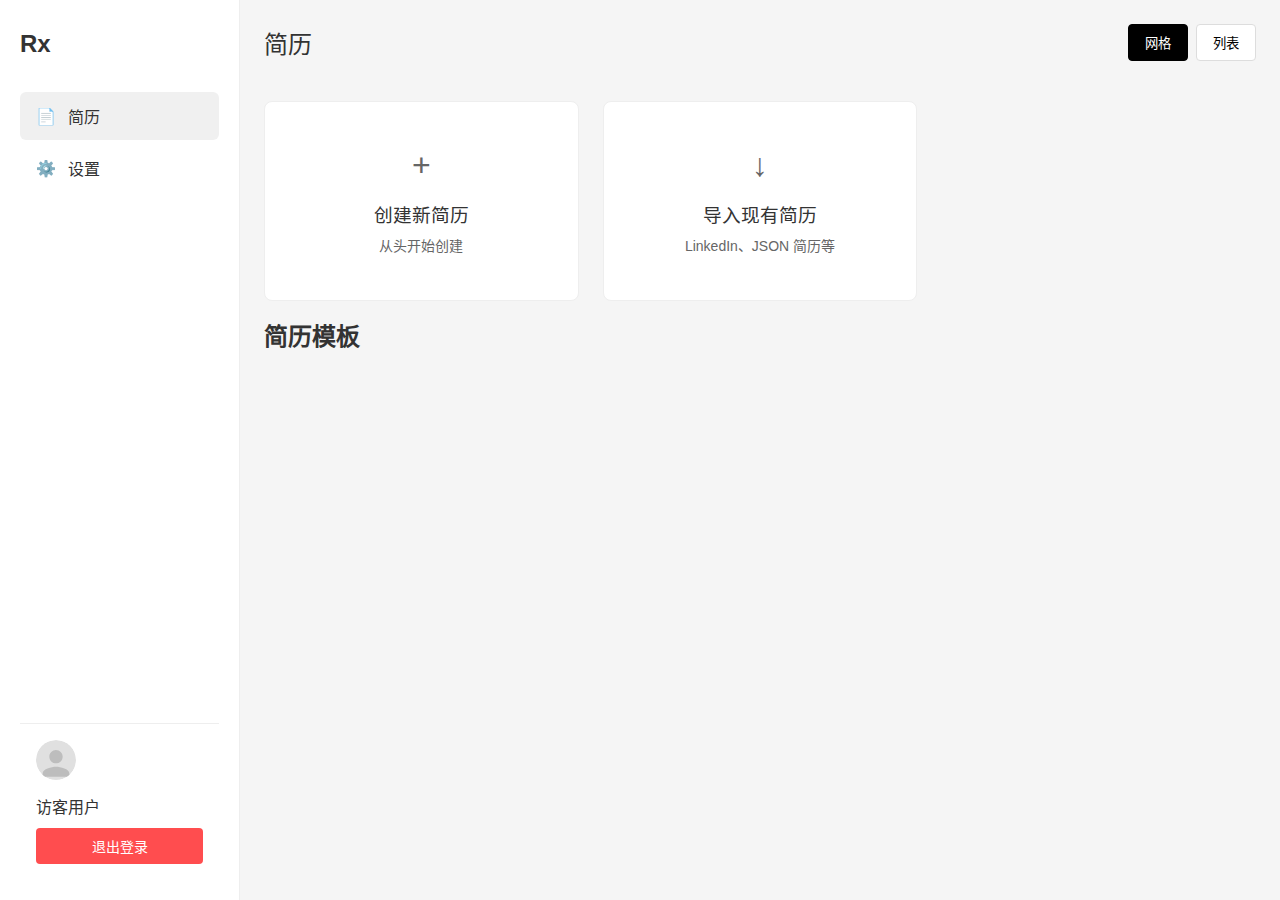
<file: index.html>
<!DOCTYPE html>
<html lang="zh-CN">
<head>
    <meta charset="UTF-8">
    <meta name="viewport" content="width=device-width, initial-scale=1.0">
    <title>简历管理系统</title>
    <link rel="stylesheet" href="styles.css">
</head>
<body>
    <div class="container">
        <!-- 左侧边栏 -->
        <aside class="sidebar">
            <div class="logo">
                <span class="rx-logo">Rx</span>
            </div>
            <nav class="main-nav">
                <ul>
                    <li class="active">
                        <span class="nav-icon">📄</span>
                        简历
                    </li>
                    <li>
                        <a href="settings.html" style="text-decoration: none; color: inherit; display: flex; align-items: center;">
                            <span class="nav-icon">⚙️</span>
                            设置
                        </a>
                    </li>
                </ul>
            </nav>
            <div class="user-info">
                <div class="avatar">
                    <img src="[data-uri]" alt="用户头像">
                </div>
                <div class="user-details">
                    <p class="username">访客用户</p>
                </div>
            </div>
        </aside>

        <!-- 主要内容区 -->
        <main class="main-content">
            <header class="content-header">
                <h1>简历</h1>
                <div class="view-options">
                    <button class="view-btn grid-view">网格</button>
                    <button class="view-btn list-view">列表</button>
                </div>
            </header>

            <div class="resume-grid">
                <!-- 创建新简历卡片 -->
                <div class="resume-card new-resume">
                    <div class="card-content">
                        <div class="add-icon">+</div>
                        <h3>创建新简历</h3>
                        <p>从头开始创建</p>
                    </div>
                </div>

                <!-- 导入简历卡片 -->
                <div class="resume-card import-resume">
                    <div class="card-content">
                        <div class="import-icon">↓</div>
                        <h3>导入现有简历</h3>
                        <p>LinkedIn、JSON 简历等</p>
                    </div>
                </div>
            </div>

            <div class="resume-templates">
                <h2>简历模板</h2>
                <div class="template-list">
                    <!-- 模板列表将由 JavaScript 动态生成 -->
                </div>
            </div>
        </main>
    </div>

    <!-- 创建新简历弹窗 -->
    <div class="modal" id="newResumeModal">
        <div class="modal-content">
            <div class="modal-header">
                <div class="header-title">
                    <span class="plus-icon">+</span>
                    <h2>创建新简历</h2>
                </div>
                <button class="close-btn">×</button>
            </div>
            <div class="modal-body">
                <p class="modal-desc">从给简历命名开始构建你的简历。</p>
                <form id="newResumeForm">
                    <div class="form-group">
                        <label for="resumeTitle">标题</label>
                        <div class="input-wrapper">
                            <input type="text" id="resumeTitle" name="resumeTitle" required>
                            <button type="button" class="random-btn">⚡</button>
                        </div>
                        <p class="input-tip">提示：您可以根据您要申请的职位来命名简历。</p>
                    </div>
                    <div class="form-group">
                        <label for="resumeSubtitle">简历</label>
                        <div class="input-wrapper">
                            <input type="text" id="resumeSubtitle" name="resumeSubtitle" required>
                        </div>
                    </div>
                    <div class="form-actions">
                        <button type="submit" class="btn btn-primary">创建</button>
                        <div class="dropdown">
                            <button type="button" class="btn-dropdown" id="dropdownBtn">
                                <span class="dropdown-icon">▼</span>
                            </button>
                            <div class="dropdown-menu">
                                <button type="button" class="dropdown-item">创建简历样例</button>
                            </div>
                        </div>
                    </div>
                </form>
            </div>
        </div>
    </div>

    <script src="index.js"></script>
</body>
</html>
</file>
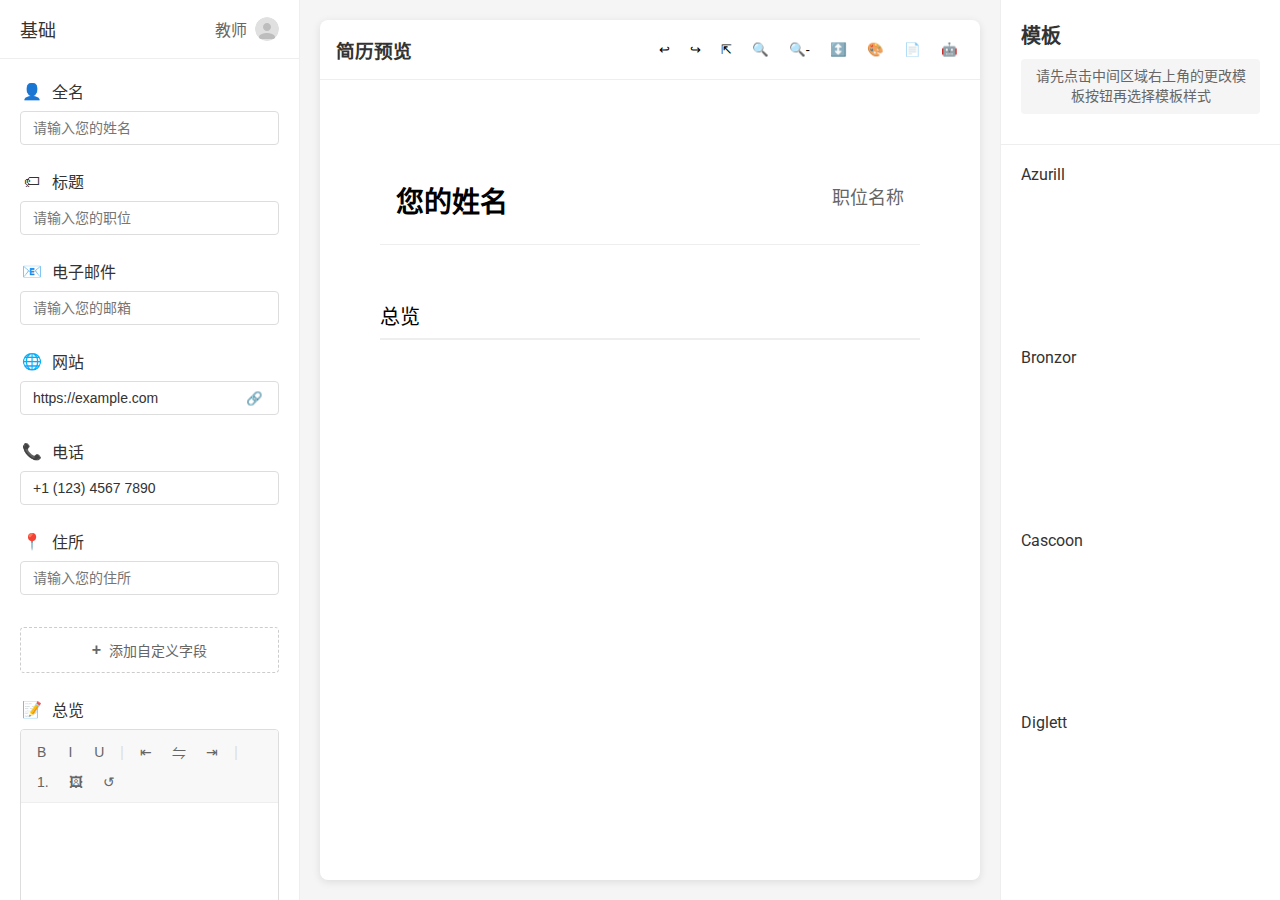
<file: editor.html>
<!DOCTYPE html>
<html lang="zh-CN">
<head>
    <meta charset="UTF-8">
    <meta name="viewport" content="width=device-width, initial-scale=1.0">
    <title>编辑简历</title>
    <link rel="stylesheet" href="styles.css">
    <link rel="stylesheet" href="editor.css">
    <link href="https://fonts.googleapis.com/css2?family=Playfair+Display:wght@400;700&family=Roboto:wght@400;500&display=swap" rel="stylesheet">
</head>
<body>
    <div class="editor-container">
        <!-- 左侧信息编辑区 -->
        <div class="editor-sidebar">
            <div class="editor-header">
                <div class="editor-title">基础</div>
                <div class="editor-user">
                    <span class="editor-role">教师</span>
                    <img src="data:image/svg+xml,%3Csvg xmlns='http://www.w3.org/2000/svg' viewBox='0 0 24 24'%3E%3Ccircle cx='12' cy='12' r='12' fill='%23e0e0e0'/%3E%3Cpath d='M12 14c2.2 0 4-1.8 4-4s-1.8-4-4-4-4 1.8-4 4 1.8 4 4 4zm0 2c-2.7 0-8 1.3-8 4v2h16v-2c0-2.7-5.3-4-8-4z' fill='%23bdbdbd'/%3E%3C/svg%3E" alt="用户头像" class="editor-avatar">
                </div>
            </div>
            <div class="editor-content">
                <!-- 全名 -->
                <div class="editor-section">
                    <div class="section-header">
                        <div class="section-icon-wrapper">
                            <span class="section-icon">👤</span>
                        </div>
                        <span>全名</span>
                    </div>
                    <input type="text" class="editor-input" placeholder="请输入您的姓名">
                </div>

                <!-- 标题 -->
                <div class="editor-section">
                    <div class="section-header">
                        <div class="section-icon-wrapper">
                            <span class="section-icon">🏷</span>
                        </div>
                        <span>标题</span>
                    </div>
                    <input type="text" class="editor-input" placeholder="请输入您的职位">
                </div>

                <!-- 电子邮件 -->
                <div class="editor-section">
                    <div class="section-header">
                        <div class="section-icon-wrapper">
                            <span class="section-icon">📧</span>
                        </div>
                        <span>电子邮件</span>
                    </div>
                    <input type="email" class="editor-input" placeholder="请输入您的邮箱">
                </div>

                <!-- 网站 -->
                <div class="editor-section">
                    <div class="section-header">
                        <div class="section-icon-wrapper">
                            <span class="section-icon">🌐</span>
                        </div>
                        <span>网站</span>
                    </div>
                    <div class="input-group">
                        <input type="url" class="editor-input" value="https://example.com">
                        <button class="link-btn">🔗</button>
                    </div>
                </div>

                <!-- 电话 -->
                <div class="editor-section">
                    <div class="section-header">
                        <div class="section-icon-wrapper">
                            <span class="section-icon">📞</span>
                        </div>
                        <span>电话</span>
                    </div>
                    <input type="tel" class="editor-input" value="+1 (123) 4567 7890">
                </div>

                <!-- 住所 -->
                <div class="editor-section">
                    <div class="section-header">
                        <div class="section-icon-wrapper">
                            <span class="section-icon">📍</span>
                        </div>
                        <span>住所</span>
                    </div>
                    <input type="text" class="editor-input" placeholder="请输入您的住所">
                </div>

                <!-- 添加自定义字段 -->
                <div class="editor-section add-section">
                    <button class="add-field-btn">
                        <span class="plus-icon">+</span>
                        添加自定义字段
                    </button>
                    <div class="custom-fields"></div>
                    <button class="save-custom-fields">保存更改</button>
                </div>

                <!-- Summary 部分 -->
                <div class="editor-section">
                    <div class="section-header">
                        <div class="section-icon-wrapper">
                            <span class="section-icon">📝</span>
                        </div>
                        <span>总览</span>
                    </div>
                    <div class="rich-text-editor">
                        <div class="editor-toolbar">
                            <button class="toolbar-btn" data-command="bold" title="加粗">B</button>
                            <button class="toolbar-btn" data-command="italic" title="倾斜">I</button>
                            <button class="toolbar-btn" data-command="underline" title="下划线">U</button>
                            <span class="toolbar-separator">|</span>
                            <button class="toolbar-btn" data-command="justifyLeft" title="左对齐">⇤</button>
                            <button class="toolbar-btn" data-command="justifyCenter" title="居中">⇋</button>
                            <button class="toolbar-btn" data-command="justifyRight" title="右对齐">⇥</button>
                            <span class="toolbar-separator">|</span>
                            <button class="toolbar-btn" data-command="insertOrderedList" title="添加序号">1.</button>
                            <button class="toolbar-btn" data-command="insertImage" title="导入图片">🖼</button>
                            <button class="toolbar-btn" data-command="undo" title="撤销">↺</button>
                        </div>
                        <div class="editor-content-area" contenteditable="true">
                            <!-- 编辑区域 -->
                        </div>
                    </div>
                </div>

                <!-- 修改个人简介部分 -->
                <div class="editor-section">
                    <div class="section-header">
                        <div class="section-icon-wrapper">
                            <span class="section-icon">👤</span>
                        </div>
                        <span>个人简介</span>
                        <div class="section-menu">
                            <button class="menu-trigger">☰</button>
                            <div class="menu-dropdown">
                                <button class="menu-item add-item">增加一项</button>
                                <button class="menu-item toggle-visibility">
                                    <span class="visibility-text">隐藏简介</span>
                                </button>
                            </div>
                        </div>
                    </div>
                    <button class="add-profile-btn">
                        <span class="plus-icon">+</span>
                        增加一项
                    </button>
                </div>

                <!-- 在个人简介部分后添加工作经验部分 -->
                <div class="editor-section">
                    <div class="section-header">
                        <div class="section-icon-wrapper">
                            <span class="section-icon" data-icon="💼">💼</span>
                        </div>
                        <span>工作经验</span>
                        <div class="section-menu">
                            <button class="menu-trigger">☰</button>
                            <div class="menu-dropdown">
                                <button class="menu-item add-experience">添加一项</button>
                                <button class="menu-item toggle-experience-visibility">
                                    <span class="visibility-text">隐藏经验</span>
                                </button>
                            </div>
                        </div>
                    </div>
                    <button class="add-experience-btn">
                        <span class="plus-icon">+</span>
                        添加一项
                    </button>
                </div>

                <!-- 在工作经验部分后添加教育经历部分 -->
                <div class="editor-section">
                    <div class="section-header">
                        <div class="section-icon-wrapper">
                            <span class="section-icon" data-icon="🎓">🎓</span>
                        </div>
                        <span>教育经历</span>
                        <div class="section-menu">
                            <button class="menu-trigger">☰</button>
                            <div class="menu-dropdown">
                                <button class="menu-item add-education">再加一个</button>
                                <button class="menu-item toggle-education-visibility">
                                    <span class="visibility-text">隐藏经历</span>
                                </button>
                            </div>
                        </div>
                    </div>
                    <button class="add-education-btn">
                        <span class="plus-icon">+</span>
                        再加一个
                    </button>
                </div>

                <!-- 在教育经历部分后添加专业技能部分 -->
                <div class="editor-section">
                    <div class="section-header">
                        <div class="section-icon-wrapper">
                            <span class="section-icon" data-icon="⚡">⚡</span>
                        </div>
                        <span>专业技能</span>
                        <div class="section-menu">
                            <button class="menu-trigger">☰</button>
                            <div class="menu-dropdown">
                                <button class="menu-item add-skill">再来一个</button>
                                <button class="menu-item toggle-skill-visibility">
                                    <span class="visibility-text">隐藏技能</span>
                                </button>
                            </div>
                        </div>
                    </div>
                    <button class="add-skill-btn">
                        <span class="plus-icon">+</span>
                        再来一个
                    </button>
                </div>

                <!-- 在专业技能部分后添加语言情况部分 -->
                <div class="editor-section">
                    <div class="section-header">
                        <div class="section-icon-wrapper">
                            <span class="section-icon" data-icon="🗣">🗣</span>
                        </div>
                        <span>语言情况</span>
                        <div class="section-menu">
                            <button class="menu-trigger">☰</button>
                            <div class="menu-dropdown">
                                <button class="menu-item add-language">添加语言</button>
                                <button class="menu-item toggle-language-visibility">
                                    <span class="visibility-text">隐藏语言</span>
                                </button>
                            </div>
                        </div>
                    </div>
                    <button class="add-language-btn">
                        <span class="plus-icon">+</span>
                        添加语言
                    </button>
                </div>

                <!-- 在语言情况部分后添加奖品奖项部分 -->
                <div class="editor-section">
                    <div class="section-header">
                        <div class="section-icon-wrapper">
                            <span class="section-icon" data-icon="🏆">🏆</span>
                        </div>
                        <span>奖品奖项</span>
                        <div class="section-menu">
                            <button class="menu-trigger">☰</button>
                            <div class="menu-dropdown">
                                <button class="menu-item add-award">增加奖项</button>
                                <button class="menu-item toggle-award-visibility">
                                    <span class="visibility-text">隐藏奖项</span>
                                </button>
                            </div>
                        </div>
                    </div>
                    <button class="add-award-btn">
                        <span class="plus-icon">+</span>
                        增加奖项
                    </button>
                </div>

                <!-- 在奖品奖项部分后添加专业证书部分 -->
                <div class="editor-section">
                    <div class="section-header">
                        <div class="section-icon-wrapper">
                            <span class="section-icon" data-icon="📜">📜</span>
                        </div>
                        <span>专业证书</span>
                        <div class="section-menu">
                            <button class="menu-trigger">☰</button>
                            <div class="menu-dropdown">
                                <button class="menu-item add-certification">增加证书</button>
                                <button class="menu-item toggle-certification-visibility">
                                    <span class="visibility-text">隐藏证书</span>
                                </button>
                            </div>
                        </div>
                    </div>
                    <button class="add-certification-btn">
                        <span class="plus-icon">+</span>
                        增加证书
                    </button>
                </div>

                <!-- 在专业证书部分后添加兴趣爱好部分 -->
                <div class="editor-section">
                    <div class="section-header">
                        <div class="section-icon-wrapper">
                            <span class="section-icon" data-icon="🎮">🎮</span>
                        </div>
                        <span>兴趣爱好</span>
                        <div class="section-menu">
                            <button class="menu-trigger">☰</button>
                            <div class="menu-dropdown">
                                <button class="menu-item add-interest">添加爱好</button>
                                <button class="menu-item toggle-interest-visibility">
                                    <span class="visibility-text">隐藏兴趣</span>
                                </button>
                            </div>
                        </div>
                    </div>
                    <button class="add-interest-btn">
                        <span class="plus-icon">+</span>
                        添加爱好
                    </button>
                </div>

                <!-- 在兴趣爱好部分后添加项目经验部分 -->
                <div class="editor-section">
                    <div class="section-header">
                        <div class="section-icon-wrapper">
                            <span class="section-icon" data-icon="🚀">🚀</span>
                        </div>
                        <span>项目经验</span>
                        <div class="section-menu">
                            <button class="menu-trigger">☰</button>
                            <div class="menu-dropdown">
                                <button class="menu-item add-project">添加项目</button>
                                <button class="menu-item toggle-project-visibility">
                                    <span class="visibility-text">隐藏项目</span>
                                </button>
                            </div>
                        </div>
                    </div>
                    <button class="add-project-btn">
                        <span class="plus-icon">+</span>
                        添加项目
                    </button>
                </div>

                <!-- 在项目经验部分后添加发表作品部分 -->
                <div class="editor-section">
                    <div class="section-header">
                        <div class="section-icon-wrapper">
                            <span class="section-icon" data-icon="📝">📝</span>
                        </div>
                        <span>发表作品</span>
                        <div class="section-menu">
                            <button class="menu-trigger">☰</button>
                            <div class="menu-dropdown">
                                <button class="menu-item add-publication">添加作品</button>
                                <button class="menu-item toggle-publication-visibility">
                                    <span class="visibility-text">隐藏作品</span>
                                </button>
                            </div>
                        </div>
                    </div>
                    <button class="add-publication-btn">
                        <span class="plus-icon">+</span>
                        添加作品
                    </button>
                </div>

                <!-- 在发表作品部分后添加志愿经历部分 -->
                <div class="editor-section">
                    <div class="section-header">
                        <div class="section-icon-wrapper">
                            <span class="section-icon" data-icon="🤝">🤝</span>
                        </div>
                        <span>志愿经历</span>
                        <div class="section-menu">
                            <button class="menu-trigger">☰</button>
                            <div class="menu-dropdown">
                                <button class="menu-item add-volunteer">增加经历</button>
                                <button class="menu-item toggle-volunteer-visibility">
                                    <span class="visibility-text">隐藏经历</span>
                                </button>
                            </div>
                        </div>
                    </div>
                    <button class="add-volunteer-btn">
                        <span class="plus-icon">+</span>
                        增加经历
                    </button>
                </div>

                <!-- 修改推荐人/信部分的按钮文本 -->
                <div class="editor-section">
                    <div class="section-header">
                        <div class="section-icon-wrapper">
                            <span class="section-icon" data-icon="👥">👥</span>
                        </div>
                        <span>推荐人/信</span>
                        <div class="section-menu">
                            <button class="menu-trigger">☰</button>
                            <div class="menu-dropdown">
                                <button class="menu-item add-reference">添加推荐</button>
                                <button class="menu-item toggle-reference-visibility">
                                    <span class="visibility-text">隐藏推荐</span>
                                </button>
                            </div>
                        </div>
                    </div>
                    <button class="add-reference-btn">
                        <span class="plus-icon">+</span>
                        添加推荐
                    </button>
                </div>

                <!-- 在推荐人/信部分后添加肖像照片部分 -->
                <div class="editor-section">
                    <div class="section-header">
                        <div class="section-icon-wrapper">
                            <span class="section-icon" data-icon="📷">📷</span>
                        </div>
                        <span>肖像照片</span>
                        <div class="section-menu">
                            <button class="menu-trigger">☰</button>
                            <div class="menu-dropdown">
                                <button class="menu-item add-portrait">添加照片</button>
                                <button class="menu-item toggle-portrait-visibility">
                                    <span class="visibility-text">隐藏照片</span>
                                </button>
                            </div>
                        </div>
                    </div>
                    <button class="add-portrait-btn">
                        <span class="plus-icon">+</span>
                        添加照片
                    </button>
                </div>

                <!-- 在推荐人/信部分后添加"添加新章节"部分 -->
                <div class="add-section-wrapper">
                    <button class="add-section-btn">
                        <span class="plus-icon">⊕</span>
                        添加新章节
                    </button>
                </div>
            </div>
        </div>

        <!-- 中间预览区 -->
        <div class="preview-container">
            <div class="preview-header">
                <div class="preview-actions">
                    <h3>简历预览</h3>
                </div>
                <div class="preview-tools">
                    <button class="tool-btn" title="撤销">↩</button>
                    <button class="tool-btn" title="重做">↪</button>
                    <button class="tool-btn" title="分享">⇱</button>
                    <button class="tool-btn" title="放大">🔍</button>
                    <button class="tool-btn" title="缩小">🔍-</button>
                    <button class="tool-btn sort-btn" title="调整顺序">↕️</button>
                    <button class="tool-btn template-btn" title="更改模板">🎨</button>
                    <button class="tool-btn export-btn" title="导出PDF">📄</button>
                    <button class="tool-btn ai-btn" title="AI助手">🤖</button>
                </div>
            </div>
            <div class="preview-content">
                <!-- 实时预览区域 -->
                <div class="resume-preview">
                    <!-- 简历内容将通过 JavaScript 动态更新 -->
                </div>
            </div>
        </div>

        <!-- 右侧模板区 -->
        <div class="template-sidebar">
            <div class="template-header">
                <h2>模板</h2>
                <p class="template-tip">请先点击中间区域右上角的更改模板按钮再选择模板样式</p>
            </div>
            <div class="template-list">
                <div class="template-item">
                    <div class="template-preview">Azurill</div>
                    <div class="template-name">Azurill</div>
                </div>
                <div class="template-item">
                    <div class="template-preview">Bronzor</div>
                    <div class="template-name">Bronzor</div>
                </div>
                <div class="template-item">
                    <div class="template-preview">Cascoon</div>
                    <div class="template-name">Cascoon</div>
                </div>
                <div class="template-item">
                    <div class="template-preview">Diglett</div>
                    <div class="template-name">Diglett</div>
                </div>
            </div>
        </div>
    </div>
    <script src="editor.js"></script>
    <!-- 在 body 末尾添加弹窗 -->
    <div class="profile-modal" style="display: none;">
        <div class="modal-content">
            <div class="modal-header">
                <h3>创建新条目</h3>
                <button class="close-modal">✕</button>
            </div>
            <div class="modal-body">
                <div class="form-group">
                    <label>网络</label>
                    <input type="text" class="modal-input" placeholder="GitHub">
                </div>
                <div class="form-group">
                    <label>用户名</label>
                    <input type="text" class="modal-input" placeholder="john.doe">
                </div>
                <div class="form-group">
                    <label>网站</label>
                    <div class="modal-input-group">
                        <input type="text" class="modal-input" placeholder="https://github.com/johndoe">
                        <button class="copy-link-btn">📋</button>
                    </div>
                </div>
                <div class="form-group">
                    <label>图标</label>
                    <input type="text" class="modal-input" placeholder="github">
                    <div class="icon-hint">由 Simple Icons 支持</div>
                </div>
            </div>
            <div class="modal-footer">
                <button class="create-btn">创建</button>
            </div>
        </div>
    </div>
    <!-- 在 body 末尾添加工作经验弹窗 -->
    <div class="experience-modal" style="display: none;">
        <div class="modal-content">
            <div class="modal-header">
                <h3>创建新条目</h3>
                <button class="close-modal">✕</button>
            </div>
            <div class="modal-body">
                <div class="form-group">
                    <label>公司</label>
                    <input type="text" class="modal-input" placeholder="请输入公司名称">
                </div>
                <div class="form-group">
                    <label>职位</label>
                    <input type="text" class="modal-input" placeholder="请输入职位名称">
                </div>
                <div class="form-group">
                    <label>日期或日期范围</label>
                    <input type="text" class="modal-input" placeholder="2023 年 3 月至今">
                </div>
                <div class="form-group">
                    <label>位置</label>
                    <input type="text" class="modal-input" placeholder="请输入工作地点">
                </div>
                <div class="form-group">
                    <label>网站</label>
                    <div class="modal-input-group">
                        <input type="text" class="modal-input" placeholder="请输入公司网站">
                        <button class="copy-link-btn">📋</button>
                    </div>
                </div>
                <div class="form-group">
                    <label>总结</label>
                    <div class="rich-text-editor">
                        <div class="editor-toolbar">
                            <button class="toolbar-btn" data-command="bold" title="加粗">B</button>
                            <button class="toolbar-btn" data-command="italic" title="倾斜">I</button>
                            <button class="toolbar-btn" data-command="underline" title="下划线">U</button>
                            <span class="toolbar-separator">|</span>
                            <button class="toolbar-btn" data-command="justifyLeft" title="左对齐">⇤</button>
                            <button class="toolbar-btn" data-command="justifyCenter" title="居中">⇋</button>
                            <button class="toolbar-btn" data-command="justifyRight" title="右对齐">⇥</button>
                            <span class="toolbar-separator">|</span>
                            <button class="toolbar-btn" data-command="insertOrderedList" title="添加序号">1.</button>
                            <button class="toolbar-btn" data-command="insertImage" title="导入图片">🖼</button>
                            <button class="toolbar-btn" data-command="undo" title="撤销">↺</button>
                        </div>
                        <div class="editor-content-area" contenteditable="true"></div>
                    </div>
                </div>
            </div>
            <div class="modal-footer">
                <button class="create-btn">创建</button>
            </div>
        </div>
    </div>
    <!-- 在 body 末尾添加教育经历弹窗 -->
    <div class="education-modal" style="display: none;">
        <div class="modal-content">
            <div class="modal-header">
                <h3>创建新条目</h3>
                <button class="close-modal">✕</button>
            </div>
            <div class="modal-body">
                <div class="form-group">
                    <label>机构</label>
                    <input type="text" class="modal-input" placeholder="请输入学校名称">
                </div>
                <div class="form-group">
                    <label>研究类型</label>
                    <input type="text" class="modal-input" placeholder="请输入学位或证书类型">
                </div>
                <div class="form-group">
                    <label>学习领域</label>
                    <input type="text" class="modal-input" placeholder="请输入专业或研究方向">
                </div>
                <div class="form-group">
                    <label>分数</label>
                    <input type="text" class="modal-input" placeholder="9.2 GPA">
                </div>
                <div class="form-group">
                    <label>日期或日期范围</label>
                    <input type="text" class="modal-input" placeholder="2023 年 3 月至今">
                </div>
                <div class="form-group">
                    <label>网站</label>
                    <div class="modal-input-group">
                        <input type="text" class="modal-input" placeholder="请输入学校网站">
                        <button class="copy-link-btn">📋</button>
                    </div>
                </div>
                <div class="form-group">
                    <label>总结</label>
                    <div class="rich-text-editor">
                        <div class="editor-toolbar">
                            <button class="toolbar-btn" data-command="bold" title="加粗">B</button>
                            <button class="toolbar-btn" data-command="italic" title="倾斜">I</button>
                            <button class="toolbar-btn" data-command="underline" title="下划线">U</button>
                            <span class="toolbar-separator">|</span>
                            <button class="toolbar-btn" data-command="justifyLeft" title="左对齐">⇤</button>
                            <button class="toolbar-btn" data-command="justifyCenter" title="居中">⇋</button>
                            <button class="toolbar-btn" data-command="justifyRight" title="右对齐">⇥</button>
                            <span class="toolbar-separator">|</span>
                            <button class="toolbar-btn" data-command="insertOrderedList" title="添加序号">1.</button>
                            <button class="toolbar-btn" data-command="insertImage" title="导入图片">🖼</button>
                            <button class="toolbar-btn" data-command="undo" title="撤销">↺</button>
                        </div>
                        <div class="editor-content-area" contenteditable="true"></div>
                    </div>
                </div>
            </div>
            <div class="modal-footer">
                <button class="create-btn">创建</button>
            </div>
        </div>
    </div>
    <!-- 在 body 末尾添加专业技能弹窗 -->
    <div class="skill-modal" style="display: none;">
        <div class="modal-content">
            <div class="modal-header">
                <h3>创建新条目</h3>
                <button class="close-modal">✕</button>
            </div>
            <div class="modal-body">
                <div class="form-group">
                    <label>名称</label>
                    <input type="text" class="modal-input" placeholder="请输入技能名称">
                </div>
                <div class="form-group">
                    <label>描述</label>
                    <input type="text" class="modal-input" placeholder="请输入技能描述">
                </div>
                <div class="form-group">
                    <label>等级</label>
                    <input type="range" class="modal-range" min="0" max="10" value="5" step="1">
                    <span class="range-value">5</span>
                </div>
                <div class="form-group">
                    <label>关键词</label>
                    <input type="text" class="modal-input" placeholder="您可以通过用逗号或回车分隔来添加多个关键字">
                </div>
            </div>
            <div class="modal-footer">
                <button class="create-btn">创建</button>
            </div>
        </div>
    </div>
    <!-- 在 body 末尾添加语言情况弹窗 -->
    <div class="language-modal" style="display: none;">
        <div class="modal-content">
            <div class="modal-header">
                <h3>创建新条目</h3>
                <button class="close-modal">✕</button>
            </div>
            <div class="modal-body">
                <div class="form-group">
                    <label>名称</label>
                    <input type="text" class="modal-input" placeholder="请输入语言名称">
                </div>
                <div class="form-group">
                    <label>描述</label>
                    <input type="text" class="modal-input" placeholder="请输入语言描述">
                </div>
                <div class="form-group">
                    <label>等级</label>
                    <input type="range" class="modal-range" min="0" max="10" value="5" step="1">
                    <span class="range-value">5</span>
                </div>
            </div>
            <div class="modal-footer">
                <button class="create-btn">创建</button>
            </div>
        </div>
    </div>
    <!-- 在 body 末尾添加奖品奖项弹窗 -->
    <div class="award-modal" style="display: none;">
        <div class="modal-content">
            <div class="modal-header">
                <h3>创建新条目</h3>
                <button class="close-modal">✕</button>
            </div>
            <div class="modal-body">
                <div class="form-group">
                    <label>标题</label>
                    <input type="text" class="modal-input" placeholder="请输入奖项标题">
                </div>
                <div class="form-group">
                    <label>授予者</label>
                    <input type="text" class="modal-input" placeholder="请输入授予者">
                </div>
                <div class="form-group">
                    <label>日期</label>
                    <input type="text" class="modal-input" placeholder="2023 年 3 月">
                </div>
                <div class="form-group">
                    <label>网站</label>
                    <div class="modal-input-group">
                        <input type="text" class="modal-input" placeholder="请输入相关网站">
                        <button class="copy-link-btn">📋</button>
                    </div>
                </div>
                <div class="form-group">
                    <label>总结</label>
                    <div class="rich-text-editor">
                        <div class="editor-toolbar">
                            <button class="toolbar-btn" data-command="bold" title="加粗">B</button>
                            <button class="toolbar-btn" data-command="italic" title="倾斜">I</button>
                            <button class="toolbar-btn" data-command="underline" title="下划线">U</button>
                            <span class="toolbar-separator">|</span>
                            <button class="toolbar-btn" data-command="justifyLeft" title="左对齐">⇤</button>
                            <button class="toolbar-btn" data-command="justifyCenter" title="居中">⇋</button>
                            <button class="toolbar-btn" data-command="justifyRight" title="右对齐">⇥</button>
                            <span class="toolbar-separator">|</span>
                            <button class="toolbar-btn" data-command="insertOrderedList" title="添加序号">1.</button>
                            <button class="toolbar-btn" data-command="insertImage" title="导入图片">🖼</button>
                            <button class="toolbar-btn" data-command="undo" title="撤销">↺</button>
                        </div>
                        <div class="editor-content-area" contenteditable="true"></div>
                    </div>
                </div>
            </div>
            <div class="modal-footer">
                <button class="create-btn">创建</button>
            </div>
        </div>
    </div>
    <!-- 在 body 末尾添加专业证书弹窗 -->
    <div class="certification-modal" style="display: none;">
        <div class="modal-content">
            <div class="modal-header">
                <h3>创建新条目</h3>
                <button class="close-modal">✕</button>
            </div>
            <div class="modal-body">
                <div class="form-group">
                    <label>名称</label>
                    <input type="text" class="modal-input" placeholder="请输入证书名称">
                </div>
                <div class="form-group">
                    <label>签发机构</label>
                    <input type="text" class="modal-input" placeholder="请输入签发机构">
                </div>
                <div class="form-group">
                    <label>日期</label>
                    <input type="text" class="modal-input" placeholder="2023 年 3 月">
                </div>
                <div class="form-group">
                    <label>网站</label>
                    <div class="modal-input-group">
                        <input type="text" class="modal-input" placeholder="https://udemy.com/certificate/">
                        <button class="copy-link-btn">📋</button>
                    </div>
                </div>
                <div class="form-group">
                    <label>总结</label>
                    <div class="rich-text-editor">
                        <div class="editor-toolbar">
                            <button class="toolbar-btn" data-command="bold" title="加粗">B</button>
                            <button class="toolbar-btn" data-command="italic" title="倾斜">I</button>
                            <button class="toolbar-btn" data-command="underline" title="下划线">U</button>
                            <span class="toolbar-separator">|</span>
                            <button class="toolbar-btn" data-command="justifyLeft" title="左对齐">⇤</button>
                            <button class="toolbar-btn" data-command="justifyCenter" title="居中">⇋</button>
                            <button class="toolbar-btn" data-command="justifyRight" title="右对齐">⇥</button>
                            <span class="toolbar-separator">|</span>
                            <button class="toolbar-btn" data-command="insertOrderedList" title="添加序号">1.</button>
                            <button class="toolbar-btn" data-command="insertImage" title="导入图片">🖼</button>
                            <button class="toolbar-btn" data-command="undo" title="撤销">↺</button>
                        </div>
                        <div class="editor-content-area" contenteditable="true"></div>
                    </div>
                </div>
            </div>
            <div class="modal-footer">
                <button class="create-btn">创建</button>
            </div>
        </div>
    </div>
    <!-- 在 body 末尾添加兴趣爱好弹窗 -->
    <div class="interest-modal" style="display: none;">
        <div class="modal-content">
            <div class="modal-header">
                <h3>创建新条目</h3>
                <button class="close-modal">✕</button>
            </div>
            <div class="modal-body">
                <div class="form-group">
                    <label>名称</label>
                    <input type="text" class="modal-input" placeholder="请输入爱好名称">
                </div>
                <div class="form-group">
                    <label>关键词</label>
                    <input type="text" class="modal-input" placeholder="您可以通过用逗号或回车分隔来添加多个关键字">
                </div>
            </div>
            <div class="modal-footer">
                <button class="create-btn">创建</button>
            </div>
        </div>
    </div>
    <!-- 在 body 末尾添加项目经验弹窗 -->
    <div class="project-modal" style="display: none;">
        <div class="modal-content">
            <div class="modal-header">
                <h3>创建新条目</h3>
                <button class="close-modal">✕</button>
            </div>
            <div class="modal-body">
                <div class="form-group">
                    <label>名称</label>
                    <input type="text" class="modal-input" placeholder="请输入项目名称">
                </div>
                <div class="form-group">
                    <label>描述</label>
                    <input type="text" class="modal-input" placeholder="请输入项目描述">
                </div>
                <div class="form-group">
                    <label>日期或日期范围</label>
                    <input type="text" class="modal-input" placeholder="2023 年 3 月至今">
                </div>
                <div class="form-group">
                    <label>网站</label>
                    <div class="modal-input-group">
                        <input type="text" class="modal-input" placeholder="https://rxresu.me">
                        <button class="copy-link-btn">📋</button>
                    </div>
                </div>
                <div class="form-group">
                    <label>总结</label>
                    <div class="rich-text-editor">
                        <div class="editor-toolbar">
                            <button class="toolbar-btn" data-command="bold" title="加粗">B</button>
                            <button class="toolbar-btn" data-command="italic" title="倾斜">I</button>
                            <button class="toolbar-btn" data-command="underline" title="下划线">U</button>
                            <span class="toolbar-separator">|</span>
                            <button class="toolbar-btn" data-command="justifyLeft" title="左对齐">⇤</button>
                            <button class="toolbar-btn" data-command="justifyCenter" title="居中">⇋</button>
                            <button class="toolbar-btn" data-command="justifyRight" title="右对齐">⇥</button>
                            <span class="toolbar-separator">|</span>
                            <button class="toolbar-btn" data-command="insertOrderedList" title="添加序号">1.</button>
                            <button class="toolbar-btn" data-command="insertImage" title="导入图片">🖼</button>
                            <button class="toolbar-btn" data-command="undo" title="撤销">↺</button>
                        </div>
                        <div class="editor-content-area" contenteditable="true"></div>
                    </div>
                </div>
                <div class="form-group">
                    <label>关键词</label>
                    <input type="text" class="modal-input" placeholder="您可以通过用逗号或回车分隔来添加多个关键字">
                </div>
            </div>
            <div class="modal-footer">
                <button class="create-btn">创建</button>
            </div>
        </div>
    </div>
    <!-- 在 body 末尾添加发表作品弹窗 -->
    <div class="publication-modal" style="display: none;">
        <div class="modal-content">
            <div class="modal-header">
                <h3>创建新条目</h3>
                <button class="close-modal">✕</button>
            </div>
            <div class="modal-body">
                <div class="form-group">
                    <label>名称</label>
                    <input type="text" class="modal-input" placeholder="请输入作品名称">
                </div>
                <div class="form-group">
                    <label>发布者</label>
                    <input type="text" class="modal-input" placeholder="请输入发布者">
                </div>
                <div class="form-group">
                    <label>日期</label>
                    <input type="text" class="modal-input" placeholder="2023 年 3 月">
                </div>
                <div class="form-group">
                    <label>网站</label>
                    <div class="modal-input-group">
                        <input type="text" class="modal-input" placeholder="https://rxresu.me">
                        <button class="copy-link-btn">📋</button>
                    </div>
                </div>
                <div class="form-group">
                    <label>总结</label>
                    <div class="rich-text-editor">
                        <div class="editor-toolbar">
                            <button class="toolbar-btn" data-command="bold" title="加粗">B</button>
                            <button class="toolbar-btn" data-command="italic" title="倾斜">I</button>
                            <button class="toolbar-btn" data-command="underline" title="下划线">U</button>
                            <span class="toolbar-separator">|</span>
                            <button class="toolbar-btn" data-command="justifyLeft" title="左对齐">⇤</button>
                            <button class="toolbar-btn" data-command="justifyCenter" title="居中">⇋</button>
                            <button class="toolbar-btn" data-command="justifyRight" title="右对齐">⇥</button>
                            <span class="toolbar-separator">|</span>
                            <button class="toolbar-btn" data-command="insertOrderedList" title="添加序号">1.</button>
                            <button class="toolbar-btn" data-command="insertImage" title="导入图片">🖼</button>
                            <button class="toolbar-btn" data-command="undo" title="撤销">↺</button>
                        </div>
                        <div class="editor-content-area" contenteditable="true"></div>
                    </div>
                </div>
            </div>
            <div class="modal-footer">
                <button class="create-btn">创建</button>
            </div>
        </div>
    </div>
    <!-- 在 body 末尾添加志愿经历弹窗 -->
    <div class="volunteer-modal" style="display: none;">
        <div class="modal-content">
            <div class="modal-header">
                <h3>创建新条目</h3>
                <button class="close-modal">✕</button>
            </div>
            <div class="modal-body">
                <div class="form-group">
                    <label>组织</label>
                    <input type="text" class="modal-input" placeholder="请输入组织名称">
                </div>
                <div class="form-group">
                    <label>职位</label>
                    <input type="text" class="modal-input" placeholder="请输入职位名称">
                </div>
                <div class="form-group">
                    <label>日期或日期范围</label>
                    <input type="text" class="modal-input" placeholder="2023 年 3 月至今">
                </div>
                <div class="form-group">
                    <label>位置</label>
                    <input type="text" class="modal-input" placeholder="请输入地点">
                </div>
                <div class="form-group">
                    <label>网站</label>
                    <div class="modal-input-group">
                        <input type="text" class="modal-input" placeholder="https://rxresu.me">
                        <button class="copy-link-btn">📋</button>
                    </div>
                </div>
                <div class="form-group">
                    <label>总结</label>
                    <div class="rich-text-editor">
                        <div class="editor-toolbar">
                            <button class="toolbar-btn" data-command="bold" title="加粗">B</button>
                            <button class="toolbar-btn" data-command="italic" title="倾斜">I</button>
                            <button class="toolbar-btn" data-command="underline" title="下划线">U</button>
                            <span class="toolbar-separator">|</span>
                            <button class="toolbar-btn" data-command="justifyLeft" title="左对齐">⇤</button>
                            <button class="toolbar-btn" data-command="justifyCenter" title="居中">⇋</button>
                            <button class="toolbar-btn" data-command="justifyRight" title="右对齐">⇥</button>
                            <span class="toolbar-separator">|</span>
                            <button class="toolbar-btn" data-command="insertOrderedList" title="添加序号">1.</button>
                            <button class="toolbar-btn" data-command="insertImage" title="导入图片">🖼</button>
                            <button class="toolbar-btn" data-command="undo" title="撤销">↺</button>
                        </div>
                        <div class="editor-content-area" contenteditable="true"></div>
                    </div>
                </div>
            </div>
            <div class="modal-footer">
                <button class="create-btn">创建</button>
            </div>
        </div>
    </div>
    <!-- 在 body 末尾添加推荐人/信弹窗 -->
    <div class="reference-modal" style="display: none;">
        <div class="modal-content">
            <div class="modal-header">
                <h3>创建新条目</h3>
                <button class="close-modal">✕</button>
            </div>
            <div class="modal-body">
                <div class="form-group">
                    <label>名称</label>
                    <input type="text" class="modal-input" placeholder="请输入推荐人姓名">
                </div>
                <div class="form-group">
                    <label>描述</label>
                    <input type="text" class="modal-input" placeholder="请输入推荐人描述">
                </div>
                <div class="form-group">
                    <label>网站</label>
                    <div class="modal-input-group">
                        <input type="text" class="modal-input" placeholder="https://rxresu.me">
                        <button class="copy-link-btn">📋</button>
                    </div>
                </div>
                <div class="form-group">
                    <label>总结</label>
                    <div class="rich-text-editor">
                        <div class="editor-toolbar">
                            <button class="toolbar-btn" data-command="bold" title="加粗">B</button>
                            <button class="toolbar-btn" data-command="italic" title="倾斜">I</button>
                            <button class="toolbar-btn" data-command="underline" title="下划线">U</button>
                            <span class="toolbar-separator">|</span>
                            <button class="toolbar-btn" data-command="justifyLeft" title="左对齐">⇤</button>
                            <button class="toolbar-btn" data-command="justifyCenter" title="居中">⇋</button>
                            <button class="toolbar-btn" data-command="justifyRight" title="右对齐">⇥</button>
                            <span class="toolbar-separator">|</span>
                            <button class="toolbar-btn" data-command="insertOrderedList" title="添加序号">1.</button>
                            <button class="toolbar-btn" data-command="insertImage" title="导入图片">🖼</button>
                            <button class="toolbar-btn" data-command="undo" title="撤销">↺</button>
                        </div>
                        <div class="editor-content-area" contenteditable="true"></div>
                    </div>
                </div>
            </div>
            <div class="modal-footer">
                <button class="create-btn">创建</button>
            </div>
        </div>
    </div>
    <!-- 在 body 末尾添加自定义章节弹窗 -->
    <div class="custom-section-modal" style="display: none;">
        <div class="modal-content">
            <div class="modal-header">
                <h3>创建新条目</h3>
                <button class="close-modal">✕</button>
            </div>
            <div class="modal-body">
                <div class="form-group">
                    <label>名称</label>
                    <input type="text" class="modal-input" placeholder="请输入名称">
                </div>
                <div class="form-group">
                    <label>描述</label>
                    <input type="text" class="modal-input" placeholder="请输入描述">
                </div>
                <div class="form-group">
                    <label>日期或日期范围</label>
                    <input type="text" class="modal-input" placeholder="2023 年 3 月至今">
                </div>
                <div class="form-group">
                    <label>位置</label>
                    <input type="text" class="modal-input" placeholder="请输入地点">
                </div>
                <div class="form-group">
                    <label>网站</label>
                    <div class="modal-input-group">
                        <input type="text" class="modal-input" placeholder="https://rxresu.me">
                        <button class="copy-link-btn">📋</button>
                    </div>
                </div>
                <div class="form-group">
                    <label>总结</label>
                    <div class="rich-text-editor">
                        <div class="editor-toolbar">
                            <button class="toolbar-btn" data-command="bold" title="加粗">B</button>
                            <button class="toolbar-btn" data-command="italic" title="倾斜">I</button>
                            <button class="toolbar-btn" data-command="underline" title="下划线">U</button>
                            <span class="toolbar-separator">|</span>
                            <button class="toolbar-btn" data-command="justifyLeft" title="左对齐">⇤</button>
                            <button class="toolbar-btn" data-command="justifyCenter" title="居中">⇋</button>
                            <button class="toolbar-btn" data-command="justifyRight" title="右对齐">⇥</button>
                            <span class="toolbar-separator">|</span>
                            <button class="toolbar-btn" data-command="insertOrderedList" title="添加序号">1.</button>
                            <button class="toolbar-btn" data-command="insertImage" title="导入图片">🖼</button>
                            <button class="toolbar-btn" data-command="undo" title="撤销">↺</button>
                        </div>
                        <div class="editor-content-area" contenteditable="true"></div>
                    </div>
                </div>
                <div class="form-group">
                    <label>关键词</label>
                    <input type="text" class="modal-input" placeholder="您可以通过用逗号或回车分隔来添加多个关键字">
                </div>
            </div>
            <div class="modal-footer">
                <button class="create-btn">创建</button>
            </div>
        </div>
    </div>
    <!-- 在 body 末尾添加肖像照片弹窗 -->
    <div class="portrait-modal" style="display: none;">
        <div class="modal-content">
            <div class="modal-header">
                <h3>上传照片</h3>
                <button class="close-modal">✕</button>
            </div>
            <div class="modal-body">
                <div class="form-group">
                    <label>选择照片</label>
                    <div class="portrait-upload-area">
                        <input type="file" class="portrait-input" accept="image/*" style="display: none;">
                        <div class="portrait-preview">
                            <div class="upload-placeholder">
                                <span class="upload-icon">📷</span>
                                <span class="upload-text">点击或拖拽照片到这里</span>
                                <span class="upload-hint">支持 JPG、PNG 格式</span>
                            </div>
                            <img class="preview-image" style="display: none;">
                        </div>
                        <button class="upload-btn">选择照片</button>
                    </div>
                </div>
            </div>
            <div class="modal-footer">
                <button class="create-btn">确认上传</button>
            </div>
        </div>
    </div>
    <!-- 添加 AI 助手弹窗 -->
    <div class="ai-modal" style="display: none;">
        <div class="modal-content">
            <div class="modal-header">
                <h3>AI 写作助手（研发中）</h3>
                <button class="close-modal">✕</button>
            </div>
            <div class="modal-body">
                <div class="ai-features">
                    <button class="ai-feature-btn" data-feature="generate">
                        <span>✨ 生成内容</span>
                        <small>根据您的基本信息自动生成简历内容</small>
                    </button>
                    <button class="ai-feature-btn" data-feature="optimize">
                        <span>📝 优化内容</span>
                        <small>改进现有内容的表达和专业性</small>
                    </button>
                    <button class="ai-feature-btn" data-feature="keywords">
                        <span>🎯 关键词建议</span>
                        <small>分析职位要求，提供关键词建议</small>
                    </button>
                </div>
                <div class="ai-workspace" style="display: none;">
                    <textarea class="ai-input" placeholder="请输入职位描述或其他相关信息..."></textarea>
                    <div class="ai-controls">
                        <button class="ai-generate-btn">生成</button>
                        <button class="ai-cancel-btn">取消</button>
                    </div>
                    <div class="ai-result"></div>
                </div>
            </div>
        </div>
    </div>
</body>
</html>
</file>
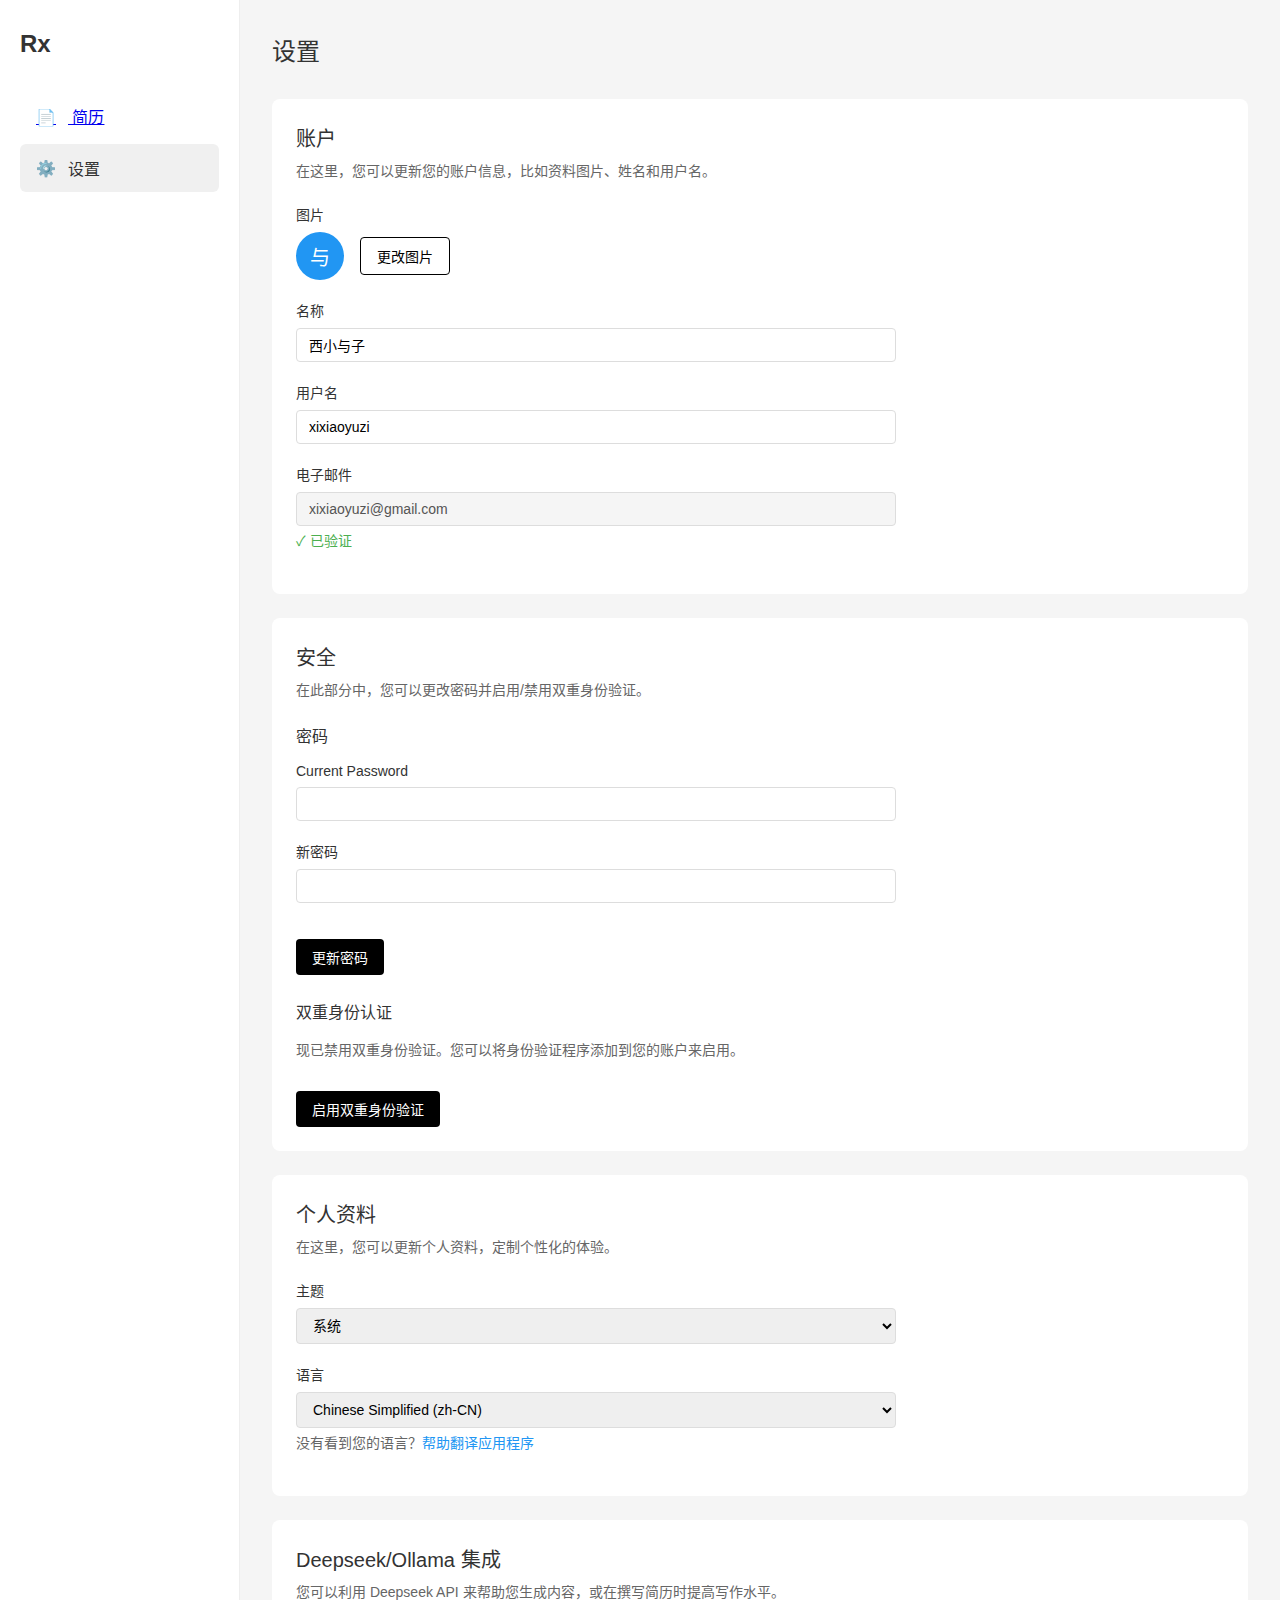
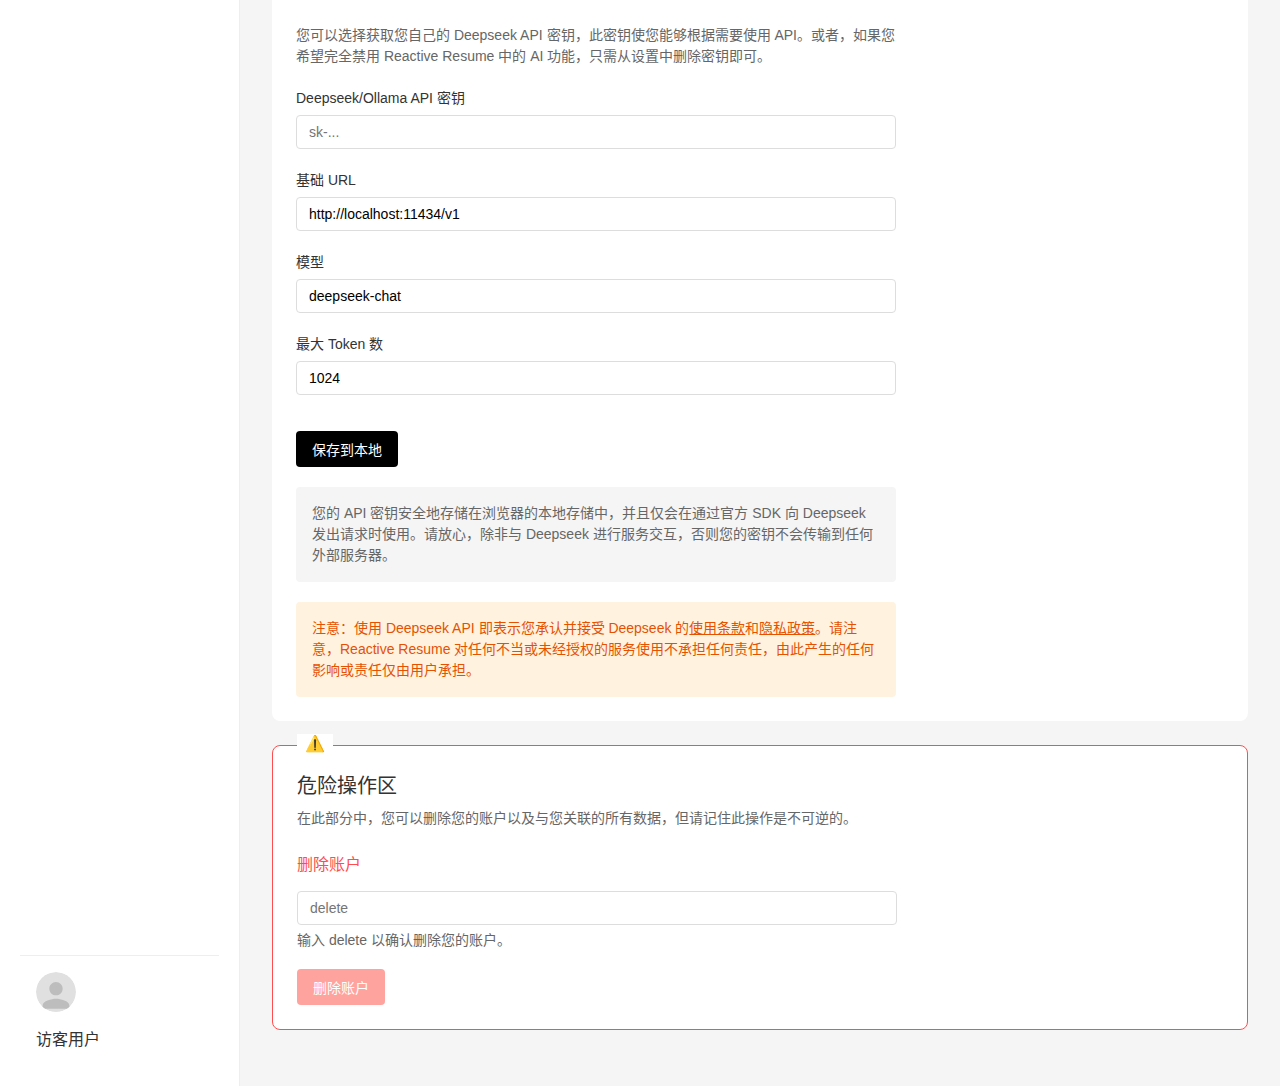
<file: settings.html>
<!DOCTYPE html>
<html lang="zh-CN">
<head>
    <meta charset="UTF-8">
    <meta name="viewport" content="width=device-width, initial-scale=1.0">
    <title>设置 - 简历管理系统</title>
    <link rel="stylesheet" href="styles.css">
    <link rel="stylesheet" href="settings.css">
</head>
<body>
    <div class="container">
        <!-- 左侧边栏 -->
        <aside class="sidebar">
            <div class="logo">
                <span class="rx-logo">Rx</span>
            </div>
            <nav class="main-nav">
                <ul>
                    <li>
                        <a href="index.html">
                            <span class="nav-icon">📄</span>
                            简历
                        </a>
                    </li>
                    <li class="active">
                        <span class="nav-icon">⚙️</span>
                        设置
                    </li>
                </ul>
            </nav>
            <div class="user-info">
                <div class="avatar">
                    <img src="[data-uri]" alt="用户头像">
                </div>
                <div class="user-details">
                    <p class="username">访客用户</p>
                </div>
            </div>
        </aside>

        <!-- 主要内容区 -->
        <main class="settings-content">
            <h1>设置</h1>

            <!-- 账户设置 -->
            <section class="settings-section">
                <h2>账户</h2>
                <p class="section-desc">在这里，您可以更新您的账户信息，比如资料图片、姓名和用户名。</p>

                <div class="settings-form">
                    <!-- 头像设置 -->
                    <div class="form-group">
                        <label>图片</label>
                        <div class="avatar-upload">
                            <div class="current-avatar">
                                <span class="avatar-text">与</span>
                            </div>
                            <input type="file" id="avatarInput" accept="image/*" style="display: none;">
                            <button class="upload-btn" onclick="document.getElementById('avatarInput').click()">
                                更改图片
                            </button>
                        </div>
                    </div>

                    <!-- 名称设置 -->
                    <div class="form-group">
                        <label for="displayName">名称</label>
                        <input type="text" id="displayName" value="西小与子" class="settings-input">
                    </div>

                    <!-- 用户名设置 -->
                    <div class="form-group">
                        <label for="username">用户名</label>
                        <input type="text" id="username" value="xixiaoyuzi" class="settings-input">
                    </div>

                    <!-- 邮箱设置 -->
                    <div class="form-group">
                        <label for="email">电子邮件</label>
                        <input type="email" id="email" value="xixiaoyuzi@gmail.com" class="settings-input" disabled>
                        <div class="verified-badge">✓ 已验证</div>
                    </div>
                </div>
            </section>

            <!-- 安全设置 -->
            <section class="settings-section">
                <h2>安全</h2>
                <p class="section-desc">在此部分中，您可以更改密码并启用/禁用双重身份验证。</p>

                <div class="settings-form">
                    <!-- 密码修改 -->
                    <div class="password-section">
                        <h3>密码</h3>
                        <div class="form-group">
                            <label for="currentPassword">Current Password</label>
                            <input type="password" id="currentPassword" class="settings-input">
                        </div>
                        <div class="form-group">
                            <label for="newPassword">新密码</label>
                            <input type="password" id="newPassword" class="settings-input">
                        </div>
                        <button class="save-btn">更新密码</button>
                    </div>

                    <!-- 双重认证 -->
                    <div class="two-factor-section">
                        <h3>双重身份认证</h3>
                        <p>现已禁用双重身份验证。您可以将身份验证程序添加到您的账户来启用。</p>
                        <button class="enable-2fa-btn">启用双重身份验证</button>
                    </div>
                </div>
            </section>

            <!-- 个人资料 -->
            <section class="settings-section">
                <h2>个人资料</h2>
                <p class="section-desc">在这里，您可以更新个人资料，定制个性化的体验。</p>

                <div class="settings-form">
                    <!-- 主题设置 -->
                    <div class="form-group">
                        <label for="theme">主题</label>
                        <select id="theme" class="settings-input theme-select">
                            <option value="system">系统</option>
                            <option value="light">浅色</option>
                            <option value="dark">深色</option>
                        </select>
                    </div>

                    <!-- 语言设置 -->
                    <div class="form-group">
                        <label for="language">语言</label>
                        <select id="language" class="settings-input">
                            <option value="zh-CN">Chinese Simplified (zh-CN)</option>
                            <option value="en">English</option>
                            <option value="ja">日本語</option>
                        </select>
                        <p class="help-text">没有看到您的语言？<a href="#" class="text-link">帮助翻译应用程序</a></p>
                    </div>
                </div>
            </section>

            <!-- OpenAI/Ollama 集成 -->
            <section class="settings-section">
                <h2>Deepseek/Ollama 集成</h2>
                <p class="section-desc">您可以利用 Deepseek API 来帮助您生成内容，或在撰写简历时提高写作水平。</p>

                <div class="settings-form">
                    <p class="api-desc">您可以选择获取您自己的 Deepseek API 密钥，此密钥使您能够根据需要使用 API。或者，如果您希望完全禁用 Reactive Resume 中的 AI 功能，只需从设置中删除密钥即可。</p>

                    <!-- API密钥设置 -->
                    <div class="form-group">
                        <label for="apiKey">Deepseek/Ollama API 密钥</label>
                        <input type="password" id="apiKey" class="settings-input" placeholder="sk-..." value="">
                    </div>

                    <!-- 基础URL设置 -->
                    <div class="form-group">
                        <label for="baseUrl">基础 URL</label>
                        <input type="text" id="baseUrl" class="settings-input" placeholder="http://localhost:11434/v1" value="">
                    </div>

                    <!-- 模型设置 -->
                    <div class="form-group">
                        <label for="model">模型</label>
                        <input type="text" id="model" class="settings-input" value="deepseek-chat">
                    </div>

                    <!-- Token数设置 -->
                    <div class="form-group">
                        <label for="maxTokens">最大 Token 数</label>
                        <input type="number" id="maxTokens" class="settings-input" value="1024">
                    </div>

                    <button class="save-btn">保存到本地</button>

                    <div class="api-notice">
                        <p>您的 API 密钥安全地存储在浏览器的本地存储中，并且仅会在通过官方 SDK 向 Deepseek 发出请求时使用。请放心，除非与 Deepseek 进行服务交互，否则您的密钥不会传输到任何外部服务器。</p>
                    </div>

                    <div class="api-warning">
                        <p>注意：使用 Deepseek API 即表示您承认并接受 Deepseek 的<a href="#" class="text-link">使用条款</a>和<a href="#" class="text-link">隐私政策</a>。请注意，Reactive Resume 对任何不当或未经授权的服务使用不承担任何责任，由此产生的任何影响或责任仅由用户承担。</p>
                    </div>
                </div>
            </section>

            <!-- 危险操作区 -->
            <section class="settings-section danger-zone">
                <h2>危险操作区</h2>
                <p class="section-desc">在此部分中，您可以删除您的账户以及与您关联的所有数据，但请记住此操作是不可逆的。</p>

                <div class="settings-form">
                    <!-- 删除账户 -->
                    <div class="delete-account">
                        <h3>删除账户</h3>
                        <div class="form-group">
                            <input type="text" 
                                   id="deleteConfirm" 
                                   class="settings-input" 
                                   placeholder="delete"
                                   autocomplete="off">
                            <p class="help-text">输入 delete 以确认删除您的账户。</p>
                        </div>
                        <button class="delete-btn" disabled>删除账户</button>
                    </div>
                </div>
            </section>
        </main>
    </div>
    <script src="settings.js"></script>
</body>
</html>
</file>
<file: styles.css>
* {
    margin: 0;
    padding: 0;
    box-sizing: border-box;
}

body {
    font-family: -apple-system, BlinkMacSystemFont, 'Segoe UI', Roboto, 'Microsoft YaHei', sans-serif;
    background-color: #f5f5f5;
    color: #333;
}

.container {
    display: flex;
    min-height: 100vh;
}

/* 侧边栏样式 */
.sidebar {
    width: 240px;
    background-color: #fff;
    padding: 20px;
    display: flex;
    flex-direction: column;
    border-right: 1px solid #eee;
}

.logo {
    padding: 10px 0;
    margin-bottom: 20px;
}

.rx-logo {
    font-size: 24px;
    font-weight: bold;
}

.main-nav ul {
    list-style: none;
}

.main-nav li {
    padding: 12px 16px;
    margin: 4px 0;
    border-radius: 6px;
    cursor: pointer;
    display: flex;
    align-items: center;
}

.main-nav li.active {
    background-color: #f0f0f0;
}

.nav-icon {
    margin-right: 12px;
}

.user-info {
    margin-top: auto;
    padding: 16px;
    border-top: 1px solid #eee;
}

.avatar img {
    width: 40px;
    height: 40px;
    border-radius: 50%;
}

.user-details {
    margin-top: 10px;
}

.username {
    font-weight: 500;
}

.user-meta, .version {
    font-size: 12px;
    color: #666;
    margin-top: 4px;
}

/* 主要内容区样式 */
.main-content {
    flex: 1;
    padding: 24px;
}

.content-header {
    display: flex;
    justify-content: space-between;
    align-items: center;
    margin-bottom: 24px;
}

.content-header h1 {
    font-size: 24px;
    font-weight: 500;
}

.view-options {
    display: flex;
    gap: 8px;
}

.view-btn {
    padding: 8px 16px;
    border: 1px solid #ddd;
    background: white;
    border-radius: 4px;
    cursor: pointer;
    transition: all 0.2s;
}

.view-btn.active {
    background: #000;
    color: white;
    border-color: #000;
}

.resume-grid {
    display: grid;
    grid-template-columns: repeat(auto-fill, minmax(300px, 1fr));
    gap: 24px;
    padding: 16px 0;
}

.resume-card {
    background: #fff;
    border-radius: 8px;
    height: 200px;
    display: flex;
    align-items: center;
    justify-content: center;
    cursor: pointer;
    transition: transform 0.2s, box-shadow 0.2s;
    border: 1px solid #eee;
}

.resume-card:hover {
    transform: translateY(-2px);
    box-shadow: 0 4px 12px rgba(0, 0, 0, 0.1);
}

.card-content {
    text-align: center;
}

.add-icon, .import-icon {
    font-size: 32px;
    margin-bottom: 16px;
    color: #666;
}

.card-content h3 {
    margin-bottom: 8px;
    font-weight: 500;
}

.card-content p {
    color: #666;
    font-size: 14px;
}

@media (max-width: 768px) {
    .container {
        flex-direction: column;
    }
    
    .sidebar {
        width: 100%;
        border-right: none;
        border-bottom: 1px solid #eee;
    }
    
    .main-content {
        padding: 16px;
    }
    
    .resume-grid {
        grid-template-columns: 1fr;
    }
}

/* 弹窗样式 */
.modal {
    display: none;
    position: fixed;
    top: 0;
    left: 0;
    width: 100%;
    height: 100%;
    background-color: rgba(0, 0, 0, 0.5);
    justify-content: center;
    align-items: center;
    z-index: 1000;
}

.modal.show {
    display: flex;
}

.modal-content {
    background-color: white;
    padding: 24px;
    border-radius: 8px;
    width: 100%;
    max-width: 480px;
    position: relative;
}

.modal-header {
    padding: 20px 24px;
    display: flex;
    justify-content: space-between;
    align-items: center;
    border-bottom: 1px solid #eee;
}

.header-title {
    display: flex;
    align-items: center;
    gap: 8px;
}

.plus-icon {
    font-size: 20px;
    font-weight: bold;
}

.modal-header h2 {
    font-size: 20px;
    font-weight: 500;
    margin: 0;
}

.close-btn {
    background: none;
    border: none;
    font-size: 24px;
    cursor: pointer;
    color: #999;
    padding: 0;
    width: 24px;
    height: 24px;
    display: flex;
    align-items: center;
    justify-content: center;
}

.close-btn:hover {
    color: #333;
}

.modal-body {
    padding: 24px;
}

.modal-desc {
    margin-bottom: 24px;
    color: #666;
}

.form-group {
    margin-bottom: 24px;
}

.form-group label {
    display: block;
    margin-bottom: 8px;
    font-weight: 500;
    color: #333;
}

.input-wrapper {
    position: relative;
    display: flex;
    align-items: center;
}

.input-wrapper input {
    flex: 1;
    padding: 8px 12px;
    border: 1px solid #ddd;
    border-radius: 4px;
    font-size: 14px;
    width: 100%;
}

.input-wrapper input:focus {
    outline: none;
    border-color: #000;
}

.random-btn {
    position: absolute;
    right: 8px;
    background: none;
    border: none;
    cursor: pointer;
    padding: 4px 8px;
    color: #666;
}

.input-tip {
    margin-top: 8px;
    font-size: 12px;
    color: #666;
}

.form-actions {
    display: flex;
    gap: 8px;
}

.btn-primary {
    flex: 1;
    padding: 12px 24px;
    background-color: #000;
    color: white;
    border: none;
    border-radius: 4px;
    font-size: 14px;
    cursor: pointer;
}

.btn-primary:hover {
    background-color: #333;
}

.btn-dropdown {
    padding: 12px;
    background-color: #000;
    color: white;
    border: none;
    border-radius: 4px;
    cursor: pointer;
    display: flex;
    align-items: center;
    justify-content: center;
    position: relative;
    z-index: 1001;
}

.btn-dropdown:hover {
    background-color: #333;
}

.dropdown-icon {
    font-size: 12px;
}

.btn-secondary {
    background-color: #e0e0e0;
    color: #333;
}

.btn-secondary:hover {
    background-color: #d0d0d0;
}

/* 修改下拉菜单样式 */
.dropdown {
    position: relative;
}

.dropdown-menu {
    display: none;
    position: absolute;
    top: 100%;
    right: 0;
    background: white;
    border: 1px solid #eee;
    border-radius: 4px;
    box-shadow: 0 2px 8px rgba(0, 0, 0, 0.1);
    margin-top: 4px;
    min-width: 120px;
    z-index: 1000;
}

.dropdown-menu.show {
    display: block !important;
}

.dropdown-item {
    display: block;
    width: 100%;
    padding: 8px 16px;
    border: none;
    background: none;
    text-align: left;
    font-size: 14px;
    color: #333;
    cursor: pointer;
    white-space: nowrap;
}

.dropdown-item:hover {
    background-color: #f5f5f5;
}

/* 修改提示文本样式 */
.resume-item-hint {
    position: absolute;
    left: 50%;
    top: 50%;
    transform: translate(-50%, -50%);
    color: #999;
    font-size: 14px;
    pointer-events: none; /* 防止文本影响点击事件 */
}

/* 修改简历卡片样式，添加相对定位 */
.resume-item {
    position: relative;
    background: #fff;
    border-radius: 8px;
    height: 200px;
    display: flex;
    flex-direction: column;
    justify-content: space-between;
    padding: 20px;
    cursor: pointer;
    transition: all 0.3s ease;
    border: 1px solid #eee;
}

.resume-item-header {
    display: flex;
    justify-content: space-between;
    align-items: flex-start;
}

.resume-item-title {
    font-size: 18px;
    font-weight: 500;
    color: #333;
    margin-bottom: 8px;
}

.resume-item-subtitle {
    font-size: 14px;
    color: #666;
}

.resume-item-date {
    font-size: 12px;
    color: #999;
}

.resume-item-footer {
    display: flex;
    justify-content: space-between;
    align-items: center;
    margin-top: auto;
}

.resume-item-status {
    font-size: 12px;
    color: #666;
}

.resume-item-actions {
    display: flex;
    gap: 8px;
}

.resume-item-action {
    position: relative;
    padding: 4px;
    background: none;
    border: none;
    cursor: pointer;
    color: #666;
    font-size: 14px;
}

.resume-item-action::after {
    content: attr(title);
    position: absolute;
    bottom: 100%;
    left: 50%;
    transform: translateX(-50%);
    padding: 4px 8px;
    background-color: rgba(0, 0, 0, 0.8);
    color: white;
    font-size: 12px;
    border-radius: 4px;
    white-space: nowrap;
    visibility: hidden;
    opacity: 0;
    transition: opacity 0.2s;
    margin-bottom: 5px;
}

.resume-item-action:hover {
    color: #333;
}

.resume-item-action:hover::after {
    visibility: visible;
    opacity: 1;
}

/* 添加列表视图样式 */
.resume-grid.list-view {
    display: flex;
    flex-direction: column;
    gap: 12px;
}

.resume-grid.list-view .resume-card {
    height: auto;
    padding: 12px 20px;
}

.resume-grid.list-view .card-content {
    display: flex;
    align-items: center;
    gap: 16px;
}

.resume-grid.list-view .add-icon,
.resume-grid.list-view .import-icon {
    font-size: 20px;
    margin: 0;
}

.resume-grid.list-view .card-content h3 {
    margin: 0;
}

.resume-grid.list-view .card-content p {
    display: none;
}

/* 退出登录按钮样式 */
.logout-btn {
    margin-top: 10px;
    padding: 8px 16px;
    background: #ff4d4f;
    color: white;
    border: none;
    border-radius: 4px;
    cursor: pointer;
    font-size: 14px;
    width: 100%;
    transition: background 0.3s;
}

.logout-btn:hover {
    background: #ff7875;
}

/* 深色主题支持 */
body.dark-theme .logout-btn {
    background: #cf1322;
}

body.dark-theme .logout-btn:hover {
    background: #a8071a;
}

/* 深色主题支持 */
body.dark-theme .modal-content {
    background-color: #1a1a1a;
    color: #fff;
}
</file>
<file: editor.css>
.editor-container {
    display: flex;
    height: 100vh;
    background-color: #f5f5f5;
}

/* 左侧编辑区样式 */
.editor-sidebar {
    width: 300px;
    background: white;
    border-right: 1px solid #eee;
    display: flex;
    flex-direction: column;
    overflow: hidden;
}

.editor-header {
    padding: 16px 20px;
    border-bottom: 1px solid #eee;
    display: flex;
    justify-content: space-between;
    align-items: center;
}

.editor-title {
    font-size: 18px;
    font-weight: 500;
}

.editor-user {
    display: flex;
    align-items: center;
    gap: 8px;
}

.editor-role {
    color: #666;
}

.editor-avatar {
    width: 24px;
    height: 24px;
    border-radius: 50%;
}

.editor-content {
    flex: 1;
    padding: 20px;
    overflow-y: auto;
}

.editor-section {
    margin-bottom: 24px;
}

.section-header {
    display: flex;
    align-items: center;
    gap: 8px;
    margin-bottom: 8px;
    position: relative;
}

.section-icon-wrapper {
    width: 24px;
    height: 24px;
    display: flex;
    align-items: center;
    justify-content: center;
}

.section-icon {
    font-size: 16px;
}

.input-group {
    position: relative;
    display: flex;
    align-items: center;
}

.editor-input {
    width: 100%;
    padding: 8px 12px;
    border: 1px solid #ddd;
    border-radius: 4px;
    font-size: 14px;
    color: #333;
}

.editor-input:focus {
    outline: none;
    border-color: #000;
}

.copy-btn, .link-btn {
    position: absolute;
    right: 8px;
    background: none;
    border: none;
    cursor: pointer;
    padding: 4px 8px;
    color: #666;
}

.add-section {
    margin-top: 32px;
}

.add-field-btn {
    width: 100%;
    padding: 12px;
    background: none;
    border: 1px dashed #ccc;
    border-radius: 4px;
    cursor: pointer;
    display: flex;
    align-items: center;
    justify-content: center;
    gap: 8px;
    color: #666;
    font-size: 14px;
}

.add-field-btn:hover {
    background-color: #f5f5f5;
}

.plus-icon {
    font-size: 16px;
    font-weight: bold;
}

/* 中间预览区样式 */
.preview-container {
    flex: 1;
    display: flex;
    flex-direction: column;
    background: white;
    margin: 20px;
    border-radius: 8px;
    box-shadow: 0 2px 8px rgba(0, 0, 0, 0.1);
}

.preview-header {
    padding: 16px;
    border-bottom: 1px solid #eee;
    display: flex;
    justify-content: space-between;
    align-items: center;
}

.preview-actions {
    display: flex;
    gap: 8px;
}

.preview-btn {
    padding: 6px 12px;
    border: none;
    background: none;
    cursor: pointer;
    border-radius: 4px;
}

.preview-btn.active {
    background: #f0f0f0;
}

.preview-tools {
    display: flex;
    gap: 8px;
}

.tool-btn {
    padding: 6px;
    border: none;
    background: none;
    cursor: pointer;
    border-radius: 4px;
}

.tool-btn:hover {
    background: #f0f0f0;
}

.preview-content {
    flex: 1;
    padding: 20px;
    overflow-y: auto;
}

/* 右侧模板区样式 */
.template-sidebar {
    width: 280px;
    background: white;
    border-left: 1px solid #eee;
    display: flex;
    flex-direction: column;
}

.template-header {
    padding: 20px;
    border-bottom: 1px solid #eee;
}

.template-header h2 {
    margin: 0;
    font-size: 20px;
}

.template-tip {
    margin: 10px 0;
    padding: 8px;
    color: #666;
    font-size: 14px;
    line-height: 1.4;
    background-color: #f5f5f5;
    border-radius: 4px;
    text-align: center;
}

.template-list {
    padding: 20px;
    display: flex;
    flex-direction: column;
    gap: 16px;
    overflow-y: auto;
}

.template-item {
    cursor: pointer;
    border-radius: 8px;
    overflow: hidden;
    transition: all 0.3s ease;
}

.template-item:hover {
    transform: translateY(-2px);
    box-shadow: 0 4px 12px rgba(0, 0, 0, 0.1);
}

.template-preview {
    width: 100%;
    height: 300px;
    object-fit: cover;
}

.template-name {
    padding: 8px;
    text-align: center;
    font-size: 14px;
    background: #f5f5f5;
}

/* 添加自定义字段样式 */
.custom-field {
    margin-top: 16px;
    display: flex;
    gap: 8px;
    cursor: default;
}

.custom-field.dragging {
    opacity: 0.5;
    background: #f5f5f5;
    border-radius: 4px;
}

.drag-handle {
    cursor: move; /* 显示移动光标 */
}

.custom-field .editor-input {
    flex: 1;
}

.custom-field-group {
    display: flex;
    gap: 8px;
    align-items: center;
}

.custom-field-actions {
    display: flex;
    align-items: center;
}

.custom-field-btn {
    background: none;
    border: none;
    padding: 4px;
    cursor: pointer;
    color: #666;
    font-size: 14px;
}

.custom-field-btn:hover {
    color: #333;
}

/* 添加保存按钮样式 */
.save-custom-fields {
    margin-top: 16px;
    padding: 8px 16px;
    background-color: #000;
    color: white;
    border: none;
    border-radius: 4px;
    cursor: pointer;
    font-size: 14px;
    display: none; /* 默认隐藏，有自定义字段时显示 */
}

.save-custom-fields.show {
    display: block;
}

.save-custom-fields:hover {
    background-color: #333;
}

/* Rich Text Editor 样式 */
.rich-text-editor {
    border: 1px solid #ddd;
    border-radius: 4px;
    overflow: hidden;
}

.editor-toolbar {
    padding: 8px;
    border-bottom: 1px solid #eee;
    background: #f8f8f8;
    display: flex;
    flex-wrap: wrap;
    gap: 4px;
    align-items: center;
}

.toolbar-btn {
    padding: 4px 8px;
    background: none;
    border: none;
    border-radius: 4px;
    cursor: pointer;
    color: #666;
    font-size: 14px;
    display: flex;
    align-items: center;
    justify-content: center;
    min-width: 24px;
    transition: all 0.2s;
}

.toolbar-btn:hover {
    background-color: #e8e8e8;
    color: #333;
}

.toolbar-btn.active {
    background-color: #e0e0e0;
    color: #000;
}

.toolbar-separator {
    color: #ddd;
    margin: 0 4px;
}

.editor-content-area {
    min-height: 200px;
    padding: 16px;
    outline: none;
    font-size: 14px;
    line-height: 1.6;
    color: #333;
}

.editor-content-area:focus {
    background-color: #fff;
}

/* 为不同的标题样式添加样式 */
.editor-content-area h1 {
    font-size: 24px;
    margin-bottom: 16px;
}

.editor-content-area h2 {
    font-size: 20px;
    margin-bottom: 14px;
}

.editor-content-area h3 {
    font-size: 18px;
    margin-bottom: 12px;
}

.editor-content-area p {
    margin-bottom: 12px;
}

.editor-content-area ul, 
.editor-content-area ol {
    margin-left: 24px;
    margin-bottom: 12px;
}

.editor-content-area blockquote {
    border-left: 4px solid #ddd;
    padding-left: 16px;
    margin: 12px 0;
    color: #666;
}

.editor-content-area code {
    background-color: #f5f5f5;
    padding: 2px 4px;
    border-radius: 4px;
    font-family: monospace;
}

/* 添加图片样式 */
.editor-content-area img {
    max-width: 100%;
    height: auto;
    margin: 8px 0;
}

/* 预览区域样式 */
.preview-resume {
    max-width: 800px;
    margin: 0 auto;
    padding: 40px;
}

.preview-header {
    text-align: center;
    margin-bottom: 24px;
}

.preview-name {
    font-size: 28px;
    font-weight: 600;
    margin-bottom: 8px;
    color: #000;
}

.preview-title {
    font-size: 18px;
    color: #666;
    margin-bottom: 16px;
}

.preview-contact {
    display: flex;
    flex-wrap: wrap;
    gap: 16px;
    justify-content: center;
    margin-bottom: 32px;
}

.preview-contact p {
    display: flex;
    align-items: center;
    gap: 8px;
    color: #333;
}

.contact-icon {
    color: #666;
}

.preview-summary {
    margin-top: 32px;
}

.preview-summary h2 {
    font-size: 20px;
    font-weight: 500;
    color: #000;
    margin-bottom: 16px;
    padding-bottom: 8px;
    border-bottom: 2px solid #eee;
}

.summary-content {
    color: #333;
    line-height: 1.6;
}

/* 自定义字段预览样式 */
.preview-custom-fields {
    margin-top: 24px;
}

.custom-field-item {
    display: flex;
    margin-bottom: 8px;
}

.custom-field-name {
    font-weight: 500;
    margin-right: 8px;
    color: #666;
}

/* 添加个人简介按钮样式 */
.add-profile-btn {
    width: 100%;
    padding: 12px;
    background: none;
    border: 1px dashed #ccc;
    border-radius: 4px;
    cursor: pointer;
    display: flex;
    align-items: center;
    justify-content: center;
    gap: 8px;
    color: #666;
    font-size: 14px;
}

.add-profile-btn:hover {
    background-color: #f5f5f5;
}

.add-profile-btn .plus-icon {
    font-size: 16px;
    font-weight: bold;
}

/* 修改弹窗样式 */
.profile-modal,
.experience-modal,
.education-modal,
.skill-modal,
.language-modal,
.award-modal,
.certification-modal,
.interest-modal,
.project-modal,
.publication-modal,
.volunteer-modal,
.reference-modal,
.custom-section-modal,
.portrait-modal {
    position: fixed;
    top: 0;
    left: 0;
    width: 100%;
    height: 100%;
    background-color: rgba(0, 0, 0, 0.5);
    display: flex;
    justify-content: center;
    align-items: center;
    z-index: 9999;
}

.modal-content {
    background: white;
    border-radius: 8px;
    width: 100%;
    max-width: 500px;
    max-height: 90vh;
    overflow-y: auto;
    box-shadow: 0 4px 12px rgba(0, 0, 0, 0.15);
    margin: 20px;
    position: relative;
    z-index: 10000;
}

.modal-header {
    padding: 16px 24px;
    border-bottom: 1px solid #eee;
    display: flex;
    justify-content: space-between;
    align-items: center;
}

.modal-header h3 {
    margin: 0;
    font-size: 18px;
    font-weight: 500;
}

.close-modal {
    background: none;
    border: none;
    font-size: 20px;
    cursor: pointer;
    color: #999;
    padding: 4px;
}

.close-modal:hover {
    color: #666;
}

.modal-body {
    padding: 24px;
}

.form-group {
    margin-bottom: 20px;
}

.form-group label {
    display: block;
    margin-bottom: 8px;
    font-size: 14px;
    color: #333;
}

.modal-input {
    width: 100%;
    padding: 8px 12px;
    border: 1px solid #ddd;
    border-radius: 4px;
    font-size: 14px;
}

.modal-input:focus {
    outline: none;
    border-color: #000;
}

.modal-input-group {
    position: relative;
    display: flex;
    align-items: center;
}

.copy-link-btn {
    position: absolute;
    right: 8px;
    background: none;
    border: none;
    cursor: pointer;
    padding: 4px 8px;
    color: #666;
}

.icon-hint {
    margin-top: 4px;
    font-size: 12px;
    color: #999;
}

.modal-footer {
    padding: 16px 24px;
    border-top: 1px solid #eee;
    display: flex;
    justify-content: flex-end;
}

.create-btn {
    padding: 8px 24px;
    background-color: #000;
    color: white;
    border: none;
    border-radius: 4px;
    cursor: pointer;
    font-size: 14px;
}

.create-btn:hover {
    background-color: #333;
}

/* 个人简介条目样式 */
.profile-item {
    display: flex;
    align-items: center;
    justify-content: space-between;
    padding: 12px;
    border: 1px solid #eee;
    border-radius: 4px;
    margin-bottom: 8px;
}

.profile-item:hover {
    background-color: #f9f9f9;
}

.profile-content {
    display: flex;
    align-items: center;
    gap: 8px;
}

.profile-title {
    font-size: 14px;
    color: #333;
}

.profile-subtitle {
    font-size: 14px;
    color: #666;
}

.profile-actions {
    display: flex;
    align-items: center;
    gap: 4px;
}

.profile-action-btn {
    background: none;
    border: none;
    cursor: pointer;
    padding: 4px;
    color: #999;
    font-size: 14px;
}

.profile-action-btn:hover {
    color: #666;
}

/* 个人简介预览样式 */
.preview-profiles {
    margin-top: 32px;
}

.preview-profiles h2 {
    font-size: 20px;
    font-weight: 500;
    color: #000;
    margin-bottom: 16px;
    padding-bottom: 8px;
    border-bottom: 2px solid #eee;
}

.profiles-list {
    display: flex;
    flex-direction: column;
    gap: 12px;
}

.profile-preview-item {
    display: flex;
    align-items: center;
    gap: 12px;
    padding: 8px 0;
}

.profile-network {
    font-weight: 500;
    color: #333;
}

.profile-username {
    color: #666;
}

/* 添加菜单样式 */
.section-menu {
    margin-left: auto;
}

.menu-trigger {
    background: none;
    border: none;
    cursor: pointer;
    padding: 4px 8px;
    color: #666;
    font-size: 16px;
}

.menu-trigger:hover {
    color: #333;
}

.menu-dropdown {
    position: absolute;
    right: 0;
    top: 100%;
    background: white;
    border: 1px solid #eee;
    border-radius: 4px;
    box-shadow: 0 2px 8px rgba(0, 0, 0, 0.1);
    display: none;
    z-index: 100;
}

.menu-dropdown.show {
    display: block;
}

.menu-item {
    display: block;
    width: 100%;
    padding: 8px 16px;
    border: none;
    background: none;
    text-align: left;
    cursor: pointer;
    font-size: 14px;
    color: #333;
    white-space: nowrap;
}

.menu-item:hover {
    background-color: #f5f5f5;
}

/* 工作经验按钮样式 */
.add-experience-btn {
    width: 100%;
    padding: 12px;
    background: none;
    border: 1px dashed #ccc;
    border-radius: 4px;
    cursor: pointer;
    display: flex;
    align-items: center;
    justify-content: center;
    gap: 8px;
    color: #666;
    font-size: 14px;
}

.add-experience-btn:hover {
    background-color: #f5f5f5;
}

.add-experience-btn .plus-icon {
    font-size: 16px;
    font-weight: bold;
}

/* 工作经验预览样式 */
.preview-experiences {
    margin-top: 32px;
}

.preview-experiences h2 {
    font-size: 20px;
    font-weight: 500;
    color: #000;
    margin-bottom: 16px;
    padding-bottom: 8px;
    border-bottom: 2px solid #eee;
}

.experiences-list {
    display: flex;
    flex-direction: column;
    gap: 24px;
}

.experience-preview-item {
    padding: 16px 0;
}

.experience-header {
    margin-bottom: 12px;
}

.experience-title {
    font-size: 16px;
    font-weight: 500;
    color: #000;
    margin-bottom: 4px;
}

.experience-meta {
    color: #666;
    font-size: 14px;
}

.experience-meta span {
    margin-right: 8px;
}

.experience-website {
    display: block;
    color: #0066cc;
    text-decoration: none;
    margin-bottom: 8px;
    font-size: 14px;
}

.experience-content {
    color: #333;
    line-height: 1.6;
    font-size: 14px;
}

/* 教育经历按钮样式 */
.add-education-btn {
    width: 100%;
    padding: 12px;
    background: none;
    border: 1px dashed #ccc;
    border-radius: 4px;
    cursor: pointer;
    display: flex;
    align-items: center;
    justify-content: center;
    gap: 8px;
    color: #666;
    font-size: 14px;
}

.add-education-btn:hover {
    background-color: #f5f5f5;
}

.add-education-btn .plus-icon {
    font-size: 16px;
    font-weight: bold;
}

/* 教育经历条目样式 */
.education-item {
    display: flex;
    align-items: center;
    justify-content: space-between;
    padding: 12px;
    border: 1px solid #eee;
    border-radius: 4px;
    margin-bottom: 8px;
}

.education-item:hover {
    background-color: #f9f9f9;
}

.education-content {
    display: flex;
    flex-direction: column;
    gap: 4px;
}

.education-school {
    font-size: 14px;
    font-weight: 500;
    color: #333;
}

.education-details {
    display: flex;
    gap: 8px;
    color: #666;
    font-size: 14px;
}

.education-actions {
    display: flex;
    align-items: center;
    gap: 4px;
}

.education-action-btn {
    background: none;
    border: none;
    cursor: pointer;
    padding: 4px;
    color: #999;
    font-size: 14px;
}

.education-action-btn:hover {
    color: #666;
}

/* 教育经历预览样式 */
.preview-educations {
    margin-top: 32px;
}

.preview-educations h2 {
    font-size: 20px;
    font-weight: 500;
    color: #000;
    margin-bottom: 16px;
    padding-bottom: 8px;
    border-bottom: 2px solid #eee;
}

.educations-list {
    display: flex;
    flex-direction: column;
    gap: 24px;
}

.education-preview-item {
    padding: 16px 0;
}

.education-header {
    margin-bottom: 12px;
}

.education-title {
    font-size: 16px;
    font-weight: 500;
    color: #000;
    margin-bottom: 4px;
}

.education-meta {
    color: #666;
    font-size: 14px;
}

.education-meta span {
    margin-right: 8px;
}

.education-website {
    display: block;
    color: #0066cc;
    text-decoration: none;
    margin-bottom: 8px;
    font-size: 14px;
}

.education-content {
    color: #333;
    line-height: 1.6;
    font-size: 14px;
}

/* 专业技能按钮样式 */
.add-skill-btn {
    width: 100%;
    padding: 12px;
    background: none;
    border: 1px dashed #ccc;
    border-radius: 4px;
    cursor: pointer;
    display: flex;
    align-items: center;
    justify-content: center;
    gap: 8px;
    color: #666;
    font-size: 14px;
}

.add-skill-btn:hover {
    background-color: #f5f5f5;
}

.add-skill-btn .plus-icon {
    font-size: 16px;
    font-weight: bold;
}

/* 专业技能条目样式 */
.skill-item {
    display: flex;
    align-items: center;
    justify-content: space-between;
    padding: 12px;
    border: 1px solid #eee;
    border-radius: 4px;
    margin-bottom: 8px;
}

.skill-item:hover {
    background-color: #f9f9f9;
}

.skill-content {
    display: flex;
    flex-direction: column;
    gap: 4px;
}

.skill-name {
    font-size: 14px;
    font-weight: 500;
    color: #333;
}

.skill-details {
    display: flex;
    gap: 8px;
    color: #666;
    font-size: 14px;
}

.skill-actions {
    display: flex;
    align-items: center;
    gap: 4px;
}

.skill-action-btn {
    background: none;
    border: none;
    cursor: pointer;
    padding: 4px;
    color: #999;
    font-size: 14px;
}

.skill-action-btn:hover {
    color: #666;
}

/* 专业技能预览样式 */
.preview-skills {
    margin-top: 32px;
}

.preview-skills h2 {
    font-size: 20px;
    font-weight: 500;
    color: #000;
    margin-bottom: 16px;
    padding-bottom: 8px;
    border-bottom: 2px solid #eee;
}

.skills-list {
    display: flex;
    flex-direction: column;
    gap: 24px;
}

.skill-preview-item {
    padding: 16px 0;
}

.skill-header {
    display: flex;
    align-items: center;
    justify-content: space-between;
    margin-bottom: 12px;
    gap: 24px;
}

.skill-title {
    font-size: 16px;
    font-weight: 500;
    color: #000;
    margin: 0;
}

.skill-progress {
    flex: 1;
    height: 4px;
    background: #eee;
    border-radius: 2px;
    overflow: hidden;
}

.progress-bar {
    height: 100%;
    background: #000;
    border-radius: 2px;
    transition: width 0.3s ease;
}

.skill-meta {
    color: #666;
    font-size: 14px;
}

.skill-description {
    margin-bottom: 8px;
    line-height: 1.6;
}

.skill-tags {
    display: flex;
    flex-wrap: wrap;
    gap: 8px;
}

.skill-tag {
    padding: 4px 8px;
    background: #f5f5f5;
    border-radius: 4px;
    font-size: 12px;
    color: #666;
}

/* 语言情况按钮样式 */
.add-language-btn {
    width: 100%;
    padding: 12px;
    background: none;
    border: 1px dashed #ccc;
    border-radius: 4px;
    cursor: pointer;
    display: flex;
    align-items: center;
    justify-content: center;
    gap: 8px;
    color: #666;
    font-size: 14px;
}

.add-language-btn:hover {
    background-color: #f5f5f5;
}

.add-language-btn .plus-icon {
    font-size: 16px;
    font-weight: bold;
}

/* 语言情况条目样式 */
.language-item {
    display: flex;
    align-items: center;
    justify-content: space-between;
    padding: 12px;
    border: 1px solid #eee;
    border-radius: 4px;
    margin-bottom: 8px;
}

.language-item:hover {
    background-color: #f9f9f9;
}

.language-content {
    display: flex;
    flex-direction: column;
    gap: 4px;
}

.language-name {
    font-size: 14px;
    font-weight: 500;
    color: #333;
}

.language-details {
    display: flex;
    gap: 8px;
    color: #666;
    font-size: 14px;
}

.language-actions {
    display: flex;
    align-items: center;
    gap: 4px;
}

.language-action-btn {
    background: none;
    border: none;
    cursor: pointer;
    padding: 4px;
    color: #999;
    font-size: 14px;
}

.language-action-btn:hover {
    color: #666;
}

/* 语言情况预览样式 */
.preview-languages {
    margin-top: 32px;
}

.preview-languages h2 {
    font-size: 20px;
    font-weight: 500;
    color: #000;
    margin-bottom: 16px;
    padding-bottom: 8px;
    border-bottom: 2px solid #eee;
}

.languages-list {
    display: flex;
    flex-direction: column;
    gap: 24px;
}

.language-preview-item {
    padding: 16px 0;
}

.language-header {
    display: flex;
    align-items: center;
    justify-content: space-between;
    margin-bottom: 12px;
    gap: 24px;
}

.language-title {
    font-size: 16px;
    font-weight: 500;
    color: #000;
    margin: 0;
}

.language-progress {
    flex: 1;
    height: 4px;
    background: #eee;
    border-radius: 2px;
    overflow: hidden;
}

.language-meta {
    color: #666;
    font-size: 14px;
}

.language-description {
    margin-bottom: 8px;
    line-height: 1.6;
}

/* 奖品奖项按钮样式 */
.add-award-btn {
    width: 100%;
    padding: 12px;
    background: none;
    border: 1px dashed #ccc;
    border-radius: 4px;
    cursor: pointer;
    display: flex;
    align-items: center;
    justify-content: center;
    gap: 8px;
    color: #666;
    font-size: 14px;
}

.add-award-btn:hover {
    background-color: #f5f5f5;
}

.add-award-btn .plus-icon {
    font-size: 16px;
    font-weight: bold;
}

/* 奖品奖项条目样式 */
.award-item {
    display: flex;
    align-items: center;
    justify-content: space-between;
    padding: 12px;
    border: 1px solid #eee;
    border-radius: 4px;
    margin-bottom: 8px;
}

.award-item:hover {
    background-color: #f9f9f9;
}

.award-content {
    display: flex;
    flex-direction: column;
    gap: 4px;
}

.award-name {
    font-size: 14px;
    font-weight: 500;
    color: #333;
}

.award-details {
    display: flex;
    gap: 8px;
    color: #666;
    font-size: 14px;
}

.award-actions {
    display: flex;
    align-items: center;
    gap: 4px;
}

.award-action-btn {
    background: none;
    border: none;
    cursor: pointer;
    padding: 4px;
    color: #999;
    font-size: 14px;
}

.award-action-btn:hover {
    color: #666;
}

/* 奖品奖项预览样式 */
.preview-awards {
    margin-top: 32px;
}

.preview-awards h2 {
    font-size: 20px;
    font-weight: 500;
    color: #000;
    margin-bottom: 16px;
    padding-bottom: 8px;
    border-bottom: 2px solid #eee;
}

.awards-list {
    display: flex;
    flex-direction: column;
    gap: 24px;
}

.award-preview-item {
    padding: 16px 0;
}

.award-header {
    margin-bottom: 12px;
}

.award-title {
    font-size: 16px;
    font-weight: 500;
    color: #000;
    margin-bottom: 4px;
}

.award-meta {
    color: #666;
    font-size: 14px;
}

.award-meta span {
    margin-right: 8px;
}

.award-website {
    display: block;
    color: #0066cc;
    text-decoration: none;
    margin-bottom: 8px;
    font-size: 14px;
}

.award-content {
    color: #333;
    line-height: 1.6;
    font-size: 14px;
}

/* 专业证书按钮样式 */
.add-certification-btn {
    width: 100%;
    padding: 12px;
    background: none;
    border: 1px dashed #ccc;
    border-radius: 4px;
    cursor: pointer;
    display: flex;
    align-items: center;
    justify-content: center;
    gap: 8px;
    color: #666;
    font-size: 14px;
}

.add-certification-btn:hover {
    background-color: #f5f5f5;
}

.add-certification-btn .plus-icon {
    font-size: 16px;
    font-weight: bold;
}

/* 专业证书条目样式 */
.certification-item {
    display: flex;
    align-items: center;
    justify-content: space-between;
    padding: 12px;
    border: 1px solid #eee;
    border-radius: 4px;
    margin-bottom: 8px;
}

.certification-item:hover {
    background-color: #f9f9f9;
}

.certification-content {
    display: flex;
    flex-direction: column;
    gap: 4px;
}

.certification-name {
    font-size: 14px;
    font-weight: 500;
    color: #333;
}

.certification-details {
    display: flex;
    gap: 8px;
    color: #666;
    font-size: 14px;
}

.certification-actions {
    display: flex;
    align-items: center;
    gap: 4px;
}

.certification-action-btn {
    background: none;
    border: none;
    cursor: pointer;
    padding: 4px;
    color: #999;
    font-size: 14px;
}

.certification-action-btn:hover {
    color: #666;
}

/* 专业证书预览样式 */
.preview-certifications {
    margin-top: 32px;
}

.preview-certifications h2 {
    font-size: 20px;
    font-weight: 500;
    color: #000;
    margin-bottom: 16px;
    padding-bottom: 8px;
    border-bottom: 2px solid #eee;
}

.certifications-list {
    display: flex;
    flex-direction: column;
    gap: 24px;
}

.certification-preview-item {
    padding: 16px 0;
}

.certification-header {
    margin-bottom: 12px;
}

.certification-title {
    font-size: 16px;
    font-weight: 500;
    color: #000;
    margin-bottom: 4px;
}

.certification-meta {
    color: #666;
    font-size: 14px;
}

.certification-meta span {
    margin-right: 8px;
}

.certification-website {
    display: block;
    color: #0066cc;
    text-decoration: none;
    margin-bottom: 8px;
    font-size: 14px;
}

.certification-content {
    color: #333;
    line-height: 1.6;
    font-size: 14px;
}

/* 兴趣爱好按钮样式 */
.add-interest-btn {
    width: 100%;
    padding: 12px;
    background: none;
    border: 1px dashed #ccc;
    border-radius: 4px;
    cursor: pointer;
    display: flex;
    align-items: center;
    justify-content: center;
    gap: 8px;
    color: #666;
    font-size: 14px;
}

.add-interest-btn:hover {
    background-color: #f5f5f5;
}

.add-interest-btn .plus-icon {
    font-size: 16px;
    font-weight: bold;
}

/* 兴趣爱好条目样式 */
.interest-item {
    display: flex;
    align-items: center;
    justify-content: space-between;
    padding: 12px;
    border: 1px solid #eee;
    border-radius: 4px;
    margin-bottom: 8px;
}

.interest-item:hover {
    background-color: #f9f9f9;
}

.interest-content {
    display: flex;
    flex-direction: column;
    gap: 4px;
}

.interest-name {
    font-size: 14px;
    font-weight: 500;
    color: #333;
}

.interest-details {
    display: flex;
    gap: 8px;
    color: #666;
    font-size: 14px;
}

.interest-actions {
    display: flex;
    align-items: center;
    gap: 4px;
}

.interest-action-btn {
    background: none;
    border: none;
    cursor: pointer;
    padding: 4px;
    color: #999;
    font-size: 14px;
}

.interest-action-btn:hover {
    color: #666;
}

/* 兴趣爱好预览样式 */
.preview-interests {
    margin-top: 32px;
}

.preview-interests h2 {
    font-size: 20px;
    font-weight: 500;
    color: #000;
    margin-bottom: 16px;
    padding-bottom: 8px;
    border-bottom: 2px solid #eee;
}

.interests-list {
    display: flex;
    flex-wrap: wrap;
    gap: 16px;
}

.interest-preview-item {
    background: #f9f9f9;
    padding: 16px;
    border-radius: 8px;
    min-width: 200px;
}

.interest-title {
    font-size: 16px;
    font-weight: 500;
    color: #000;
    margin-bottom: 8px;
}

.interest-tags {
    display: flex;
    flex-wrap: wrap;
    gap: 8px;
}

.interest-tag {
    padding: 4px 8px;
    background: #fff;
    border-radius: 4px;
    font-size: 12px;
    color: #666;
}

/* 项目经验按钮样式 */
.add-project-btn {
    width: 100%;
    padding: 12px;
    background: none;
    border: 1px dashed #ccc;
    border-radius: 4px;
    cursor: pointer;
    display: flex;
    align-items: center;
    justify-content: center;
    gap: 8px;
    color: #666;
    font-size: 14px;
}

.add-project-btn:hover {
    background-color: #f5f5f5;
}

.add-project-btn .plus-icon {
    font-size: 16px;
    font-weight: bold;
}

/* 项目经验条目样式 */
.project-item {
    display: flex;
    align-items: center;
    justify-content: space-between;
    padding: 12px;
    border: 1px solid #eee;
    border-radius: 4px;
    margin-bottom: 8px;
}

.project-item:hover {
    background-color: #f9f9f9;
}

.project-content {
    display: flex;
    flex-direction: column;
    gap: 4px;
}

.project-name {
    font-size: 14px;
    font-weight: 500;
    color: #333;
}

.project-details {
    display: flex;
    gap: 8px;
    color: #666;
    font-size: 14px;
}

.project-actions {
    display: flex;
    align-items: center;
    gap: 4px;
}

.project-action-btn {
    background: none;
    border: none;
    cursor: pointer;
    padding: 4px;
    color: #999;
    font-size: 14px;
}

.project-action-btn:hover {
    color: #666;
}

/* 项目经验预览样式 */
.preview-projects {
    margin-top: 32px;
}

.preview-projects h2 {
    font-size: 20px;
    font-weight: 500;
    color: #000;
    margin-bottom: 16px;
    padding-bottom: 8px;
    border-bottom: 2px solid #eee;
}

.projects-list {
    display: flex;
    flex-direction: column;
    gap: 24px;
}

.project-preview-item {
    padding: 16px 0;
}

.project-header {
    margin-bottom: 12px;
}

.project-title {
    font-size: 16px;
    font-weight: 500;
    color: #000;
    margin-bottom: 4px;
}

.project-meta {
    color: #666;
    font-size: 14px;
}

.project-meta span {
    margin-right: 8px;
}

.project-website {
    display: block;
    color: #0066cc;
    text-decoration: none;
    margin-bottom: 8px;
    font-size: 14px;
}

.project-content {
    color: #333;
    line-height: 1.6;
    font-size: 14px;
    margin-bottom: 12px;
}

.project-tags {
    display: flex;
    flex-wrap: wrap;
    gap: 8px;
}

.project-tag {
    padding: 4px 8px;
    background: #f5f5f5;
    border-radius: 4px;
    font-size: 12px;
    color: #666;
}

/* 发表作品按钮样式 */
.add-publication-btn {
    width: 100%;
    padding: 12px;
    background: none;
    border: 1px dashed #ccc;
    border-radius: 4px;
    cursor: pointer;
    display: flex;
    align-items: center;
    justify-content: center;
    gap: 8px;
    color: #666;
    font-size: 14px;
}

.add-publication-btn:hover {
    background-color: #f5f5f5;
}

.add-publication-btn .plus-icon {
    font-size: 16px;
    font-weight: bold;
}

/* 发表作品条目样式 */
.publication-item {
    display: flex;
    align-items: center;
    justify-content: space-between;
    padding: 12px;
    border: 1px solid #eee;
    border-radius: 4px;
    margin-bottom: 8px;
}

.publication-item:hover {
    background-color: #f9f9f9;
}

.publication-content {
    display: flex;
    flex-direction: column;
    gap: 4px;
}

.publication-name {
    font-size: 14px;
    font-weight: 500;
    color: #333;
}

.publication-details {
    display: flex;
    gap: 8px;
    color: #666;
    font-size: 14px;
}

.publication-actions {
    display: flex;
    align-items: center;
    gap: 4px;
}

.publication-action-btn {
    background: none;
    border: none;
    cursor: pointer;
    padding: 4px;
    color: #999;
    font-size: 14px;
}

.publication-action-btn:hover {
    color: #666;
}

/* 发表作品预览样式 */
.preview-publications {
    margin-top: 32px;
}

.preview-publications h2 {
    font-size: 20px;
    font-weight: 500;
    color: #000;
    margin-bottom: 16px;
    padding-bottom: 8px;
    border-bottom: 2px solid #eee;
}

.publications-list {
    display: flex;
    flex-direction: column;
    gap: 24px;
}

.publication-preview-item {
    padding: 16px 0;
}

.publication-header {
    margin-bottom: 12px;
}

.publication-title {
    font-size: 16px;
    font-weight: 500;
    color: #000;
    margin-bottom: 4px;
}

.publication-meta {
    color: #666;
    font-size: 14px;
}

.publication-meta span {
    margin-right: 8px;
}

.publication-website {
    display: block;
    color: #0066cc;
    text-decoration: none;
    margin-bottom: 8px;
    font-size: 14px;
}

.publication-content {
    color: #333;
    line-height: 1.6;
    font-size: 14px;
}

/* 志愿经历按钮样式 */
.add-volunteer-btn {
    width: 100%;
    padding: 12px;
    background: none;
    border: 1px dashed #ccc;
    border-radius: 4px;
    cursor: pointer;
    display: flex;
    align-items: center;
    justify-content: center;
    gap: 8px;
    color: #666;
    font-size: 14px;
}

.add-volunteer-btn:hover {
    background-color: #f5f5f5;
}

.add-volunteer-btn .plus-icon {
    font-size: 16px;
    font-weight: bold;
}

/* 志愿经历条目样式 */
.volunteer-item {
    display: flex;
    align-items: center;
    justify-content: space-between;
    padding: 12px;
    border: 1px solid #eee;
    border-radius: 4px;
    margin-bottom: 8px;
}

.volunteer-item:hover {
    background-color: #f9f9f9;
}

.volunteer-content {
    display: flex;
    flex-direction: column;
    gap: 4px;
}

.volunteer-name {
    font-size: 14px;
    font-weight: 500;
    color: #333;
}

.volunteer-details {
    display: flex;
    gap: 8px;
    color: #666;
    font-size: 14px;
}

.volunteer-actions {
    display: flex;
    align-items: center;
    gap: 4px;
}

.volunteer-action-btn {
    background: none;
    border: none;
    cursor: pointer;
    padding: 4px;
    color: #999;
    font-size: 14px;
}

.volunteer-action-btn:hover {
    color: #666;
}

/* 志愿经历预览样式 */
.preview-volunteers {
    margin-top: 32px;
}

.preview-volunteers h2 {
    font-size: 20px;
    font-weight: 500;
    color: #000;
    margin-bottom: 16px;
    padding-bottom: 8px;
    border-bottom: 2px solid #eee;
}

.volunteers-list {
    display: flex;
    flex-direction: column;
    gap: 24px;
}

.volunteer-preview-item {
    padding: 16px 0;
}

.volunteer-header {
    margin-bottom: 12px;
}

.volunteer-title {
    font-size: 16px;
    font-weight: 500;
    color: #000;
    margin-bottom: 4px;
}

.volunteer-meta {
    color: #666;
    font-size: 14px;
}

.volunteer-meta span {
    margin-right: 8px;
}

.volunteer-website {
    display: block;
    color: #0066cc;
    text-decoration: none;
    margin-bottom: 8px;
    font-size: 14px;
}

.volunteer-content {
    color: #333;
    line-height: 1.6;
    font-size: 14px;
}

/* 推荐人/信按钮样式 */
.add-reference-btn {
    width: 100%;
    padding: 12px;
    background: none;
    border: 1px dashed #ccc;
    border-radius: 4px;
    cursor: pointer;
    display: flex;
    align-items: center;
    justify-content: center;
    gap: 8px;
    color: #666;
    font-size: 14px;
}

.add-reference-btn:hover {
    background-color: #f5f5f5;
}

.add-reference-btn .plus-icon {
    font-size: 16px;
    font-weight: bold;
}

/* 推荐人/信条目样式 */
.reference-item {
    display: flex;
    align-items: center;
    justify-content: space-between;
    padding: 12px;
    border: 1px solid #eee;
    border-radius: 4px;
    margin-bottom: 8px;
}

.reference-item:hover {
    background-color: #f9f9f9;
}

.reference-content {
    display: flex;
    flex-direction: column;
    gap: 4px;
}

.reference-name {
    font-size: 14px;
    font-weight: 500;
    color: #333;
}

.reference-details {
    display: flex;
    gap: 8px;
    color: #666;
    font-size: 14px;
}

.reference-actions {
    display: flex;
    align-items: center;
    gap: 4px;
}

.reference-action-btn {
    background: none;
    border: none;
    cursor: pointer;
    padding: 4px;
    color: #999;
    font-size: 14px;
}

.reference-action-btn:hover {
    color: #666;
}

/* 推荐人/信预览样式 */
.preview-references {
    margin-top: 32px;
}

.preview-references h2 {
    font-size: 20px;
    font-weight: 500;
    color: #000;
    margin-bottom: 16px;
    padding-bottom: 8px;
    border-bottom: 2px solid #eee;
}

.references-list {
    display: flex;
    flex-direction: column;
    gap: 24px;
}

.reference-preview-item {
    padding: 16px 0;
}

.reference-header {
    margin-bottom: 12px;
}

.reference-title {
    font-size: 16px;
    font-weight: 500;
    color: #000;
    margin-bottom: 4px;
}

.reference-meta {
    color: #666;
    font-size: 14px;
}

.reference-meta span {
    margin-right: 8px;
}

.reference-website {
    display: block;
    color: #0066cc;
    text-decoration: none;
    margin-bottom: 8px;
    font-size: 14px;
}

.reference-content {
    color: #333;
    line-height: 1.6;
    font-size: 14px;
}

/* 添加新版块样式 */
.add-section-wrapper {
    padding: 16px 0;
    border-top: 1px solid #eee;
    margin-top: 16px;
}

.add-section-btn {
    width: 100%;
    padding: 12px;
    background: none;
    border: 1px dashed #ccc;
    border-radius: 4px;
    cursor: pointer;
    display: flex;
    align-items: center;
    justify-content: center;
    gap: 8px;
    color: #666;
    font-size: 14px;
}

.add-section-btn:hover {
    background-color: #f5f5f5;
}

.add-section-btn .plus-icon {
    font-size: 18px;
    font-weight: normal;
}

/* 自定义章节预览样式 */
.preview-custom-section {
    margin-top: 32px;
}

.preview-custom-section h2 {
    font-size: 20px;
    font-weight: 500;
    color: #000;
    margin-bottom: 16px;
    padding-bottom: 8px;
    border-bottom: 2px solid #eee;
}

.custom-items-list {
    display: flex;
    flex-direction: column;
    gap: 24px;
}

.custom-preview-item {
    padding: 16px 0;
}

.custom-header {
    margin-bottom: 12px;
}

.custom-title {
    font-size: 16px;
    font-weight: 500;
    color: #000;
    margin-bottom: 4px;
}

.custom-meta {
    color: #666;
    font-size: 14px;
}

.custom-meta span {
    margin-right: 8px;
}

.custom-website {
    display: block;
    color: #0066cc;
    text-decoration: none;
    margin-bottom: 8px;
    font-size: 14px;
}

.custom-content {
    color: #333;
    line-height: 1.6;
    font-size: 14px;
    margin-bottom: 12px;
}

.custom-tags {
    display: flex;
    flex-wrap: wrap;
    gap: 8px;
}

.custom-tag {
    padding: 4px 8px;
    background: #f5f5f5;
    border-radius: 4px;
    font-size: 12px;
    color: #666;
}

/* 肖像照片上传区域样式 */
.portrait-upload-area {
    display: flex;
    flex-direction: column;
    align-items: center;
    gap: 24px;
    padding: 20px;
}

.portrait-preview {
    width: 320px;
    height: 320px;
    border: 2px dashed #e0e0e0;
    border-radius: 16px;
    display: flex;
    align-items: center;
    justify-content: center;
    position: relative;
    overflow: hidden;
    background-color: #fafafa;
    cursor: pointer;
    transition: all 0.3s ease;
}

.portrait-preview:hover {
    border-color: #000;
    background-color: #f5f5f5;
    box-shadow: 0 4px 12px rgba(0, 0, 0, 0.05);
}

.upload-placeholder {
    display: flex;
    flex-direction: column;
    align-items: center;
    gap: 12px;
    color: #666;
    padding: 40px;
    text-align: center;
}

.upload-icon {
    font-size: 48px;
    color: #000;
    margin-bottom: 8px;
}

.upload-text {
    font-size: 16px;
    font-weight: 500;
    color: #333;
}

.upload-hint {
    font-size: 14px;
    color: #666;
}

.preview-image {
    width: 100%;
    height: 100%;
    object-fit: cover;
    border-radius: 12px;
}

.upload-btn {
    padding: 12px 24px;
    background-color: #000;
    border: none;
    border-radius: 8px;
    cursor: pointer;
    color: #fff;
    font-size: 14px;
    font-weight: 500;
    transition: all 0.3s ease;
}

.upload-btn:hover {
    background-color: #333;
    transform: translateY(-1px);
    box-shadow: 0 4px 12px rgba(0, 0, 0, 0.1);
}

/* 添加照片按钮样式 */
.add-portrait-btn {
    width: 100%;
    padding: 16px;
    background: none;
    border: 2px dashed #e0e0e0;
    border-radius: 8px;
    cursor: pointer;
    display: flex;
    align-items: center;
    justify-content: center;
    gap: 12px;
    color: #333;
    font-size: 14px;
    font-weight: 500;
    transition: all 0.3s ease;
}

.add-portrait-btn:hover {
    background-color: #fafafa;
    border-color: #000;
}

.add-portrait-btn .plus-icon {
    font-size: 20px;
    font-weight: normal;
}

/* 肖像照片预览样式 */
.preview-portraits {
    margin-top: 32px;
}

.preview-portraits h2 {
    font-size: 20px;
    font-weight: 500;
    color: #000;
    margin-bottom: 16px;
    padding-bottom: 8px;
    border-bottom: 2px solid #eee;
}

.portraits-list {
    display: flex;
    flex-wrap: wrap;
    gap: 24px;
}

.portrait-preview-item {
    width: 200px;
    height: 200px;
    border-radius: 8px;
    overflow: hidden;
    box-shadow: 0 4px 12px rgba(0, 0, 0, 0.1);
}

.preview-portrait-image {
    width: 100%;
    height: 100%;
    object-fit: cover;
}

/* 工具栏按钮样式 */
.toolbar button {
    padding: 8px;
    background: none;
    border: none;
    cursor: pointer;
    opacity: 0.7;
    transition: opacity 0.2s;
}

.toolbar button:hover {
    opacity: 1;
}

.toolbar button:disabled {
    opacity: 0.3;
    cursor: not-allowed;
}

/* 简历内容区域样式 */
.resume-content {
    transform-origin: top center;
    transition: transform 0.2s;
    padding: 40px;
    background: white;
    box-shadow: 0 2px 8px rgba(0, 0, 0, 0.1);
    margin: 20px auto;
    max-width: 800px;
}

/* 编辑区域样式 */
[contenteditable="true"] {
    outline: none;
    padding: 8px;
    border: 1px solid transparent;
}

[contenteditable="true"]:hover {
    border-color: #eee;
}

[contenteditable="true"]:focus {
    border-color: #000;
}

/* 拖拽排序相关样式 */
.section.dragging {
    opacity: 0.5;
    background: #f5f5f5;
}

/* 工具按钮激活状态 */
.tool-btn.active {
    background-color: #e0e0e0;
}

/* 打印样式 */
@media print {
    .preview-tools {
        display: none;
    }
}

/* AI 助手相关样式 */
.ai-modal {
    position: fixed;
    top: 0;
    left: 0;
    right: 0;
    bottom: 0;
    background: rgba(0, 0, 0, 0.5);
    display: none;
    justify-content: center;
    align-items: center;
    z-index: 1000;
}

.ai-modal .modal-content {
    background: white;
    border-radius: 12px;
    width: 600px;
    max-width: 90%;
    max-height: 90vh;
    overflow-y: auto;
}

.ai-features {
    display: grid;
    gap: 16px;
    padding: 20px;
}

.ai-feature-btn {
    display: flex;
    flex-direction: column;
    align-items: flex-start;
    padding: 16px;
    border: 1px solid #eee;
    border-radius: 8px;
    background: white;
    cursor: pointer;
    transition: all 0.3s ease;
}

.ai-feature-btn:hover {
    border-color: #2196F3;
    background: #f5f9ff;
}

.ai-feature-btn span {
    font-size: 16px;
    font-weight: 500;
    margin-bottom: 4px;
}

.ai-feature-btn small {
    color: #666;
    font-size: 14px;
}

.ai-workspace {
    padding: 20px;
    border-top: 1px solid #eee;
}

.ai-input {
    width: 100%;
    height: 120px;
    padding: 12px;
    border: 1px solid #ddd;
    border-radius: 8px;
    resize: vertical;
    margin-bottom: 16px;
}

.ai-controls {
    display: flex;
    gap: 12px;
    margin-bottom: 16px;
}

.ai-generate-btn {
    padding: 8px 24px;
    background: #2196F3;
    color: white;
    border: none;
    border-radius: 4px;
    cursor: pointer;
}

.ai-cancel-btn {
    padding: 8px 24px;
    background: white;
    border: 1px solid #ddd;
    border-radius: 4px;
    cursor: pointer;
}

.ai-result {
    padding: 16px;
    background: #f5f5f5;
    border-radius: 8px;
    display: none;
}
</file>
<file: settings.css>
.settings-content {
    flex: 1;
    padding: 32px;
    background: #f5f5f5;
}

.settings-content h1 {
    font-size: 24px;
    font-weight: 500;
    margin-bottom: 32px;
}

.settings-section {
    background: white;
    border-radius: 8px;
    padding: 24px;
    margin-bottom: 24px;
}

.settings-section h2 {
    font-size: 20px;
    font-weight: 500;
    margin-bottom: 8px;
}

.section-desc {
    color: #666;
    font-size: 14px;
    margin-bottom: 24px;
}

.settings-form {
    max-width: 600px;
}

.form-group {
    margin-bottom: 20px;
}

.form-group label {
    display: block;
    font-size: 14px;
    color: #333;
    margin-bottom: 8px;
}

.settings-input {
    width: 100%;
    padding: 8px 12px;
    border: 1px solid #ddd;
    border-radius: 4px;
    font-size: 14px;
}

.settings-input:focus {
    outline: none;
    border-color: #000;
}

.settings-input:disabled {
    background: #f5f5f5;
    cursor: not-allowed;
}

.avatar-upload {
    display: flex;
    align-items: center;
    gap: 16px;
}

.current-avatar {
    width: 48px;
    height: 48px;
    background: #2196f3;
    border-radius: 50%;
    display: flex;
    align-items: center;
    justify-content: center;
    color: white;
    font-size: 20px;
}

.upload-btn {
    padding: 8px 16px;
    background: white;
    border: 1px solid #000;
    border-radius: 4px;
    cursor: pointer;
    font-size: 14px;
}

.upload-btn:hover {
    background: #f5f5f5;
}

.verified-badge {
    display: inline-flex;
    align-items: center;
    color: #4caf50;
    font-size: 14px;
    margin-top: 4px;
}

.password-section,
.two-factor-section {
    margin-top: 24px;
}

.password-section h3,
.two-factor-section h3 {
    font-size: 16px;
    font-weight: 500;
    margin-bottom: 16px;
}

.save-btn,
.enable-2fa-btn {
    padding: 8px 16px;
    background: #000;
    color: white;
    border: none;
    border-radius: 4px;
    cursor: pointer;
    font-size: 14px;
    margin-top: 16px;
}

.save-btn:hover,
.enable-2fa-btn:hover {
    background: #333;
}

.two-factor-section p {
    color: #666;
    font-size: 14px;
    margin-bottom: 16px;
}

.help-text {
    font-size: 14px;
    color: #666;
    margin-top: 4px;
}

.text-link {
    color: #2196f3;
    text-decoration: none;
}

.text-link:hover {
    text-decoration: underline;
}

.api-desc {
    color: #666;
    font-size: 14px;
    margin-bottom: 20px;
    line-height: 1.5;
}

.api-notice {
    margin-top: 20px;
    padding: 16px;
    background: #f5f5f5;
    border-radius: 4px;
    font-size: 14px;
    color: #666;
    line-height: 1.5;
}

.api-warning {
    margin-top: 20px;
    padding: 16px;
    background: #fff3e0;
    border-radius: 4px;
    font-size: 14px;
    color: #e65100;
    line-height: 1.5;
}

.api-warning a {
    color: #e65100;
    text-decoration: underline;
}

.danger-zone {
    border: 1px solid #ff4d4f;
    position: relative;
}

.danger-zone::before {
    content: '⚠️';
    position: absolute;
    top: -12px;
    left: 24px;
    background: white;
    padding: 0 8px;
}

.delete-account h3 {
    color: #ff4d4f;
    font-size: 16px;
    font-weight: 500;
    margin-bottom: 16px;
}

.delete-btn {
    padding: 8px 16px;
    background: #ff4d4f;
    color: white;
    border: none;
    border-radius: 4px;
    cursor: pointer;
    font-size: 14px;
    transition: all 0.3s;
}

.delete-btn:disabled {
    background: #ffa39e;
    cursor: not-allowed;
}

.delete-btn:not(:disabled):hover {
    background: #ff7875;
}

/* 深色主题样式 */
body.dark-theme {
    background-color: #1a1a1a;
    color: #fff;
}

body.dark-theme .settings-content {
    background: #1a1a1a;
}

body.dark-theme .settings-section {
    background: #2d2d2d;
    border-color: #3d3d3d;
}

body.dark-theme .settings-input {
    background: #3d3d3d;
    border-color: #4d4d4d;
    color: #fff;
}

body.dark-theme .settings-input:disabled {
    background: #2d2d2d;
}

body.dark-theme .section-desc,
body.dark-theme .help-text,
body.dark-theme .api-desc {
    color: #999;
}

body.dark-theme .api-notice {
    background: #2d2d2d;
    color: #999;
}

body.dark-theme .danger-zone::before {
    background: #2d2d2d;
}

body.dark-theme .text-link {
    color: #4a9eff;
}

body.dark-theme .save-btn,
body.dark-theme .enable-2fa-btn {
    background: #4a9eff;
}

body.dark-theme .save-btn:hover,
body.dark-theme .enable-2fa-btn:hover {
    background: #2d8aff;
}

/* 修改主题选择器样式 */
.settings-input.theme-select {
    cursor: pointer;
}

/* 确保深色主题下的下拉菜单也是深色的 */
body.dark-theme select.settings-input option {
    background: #2d2d2d;
    color: #fff;
}
</file>
